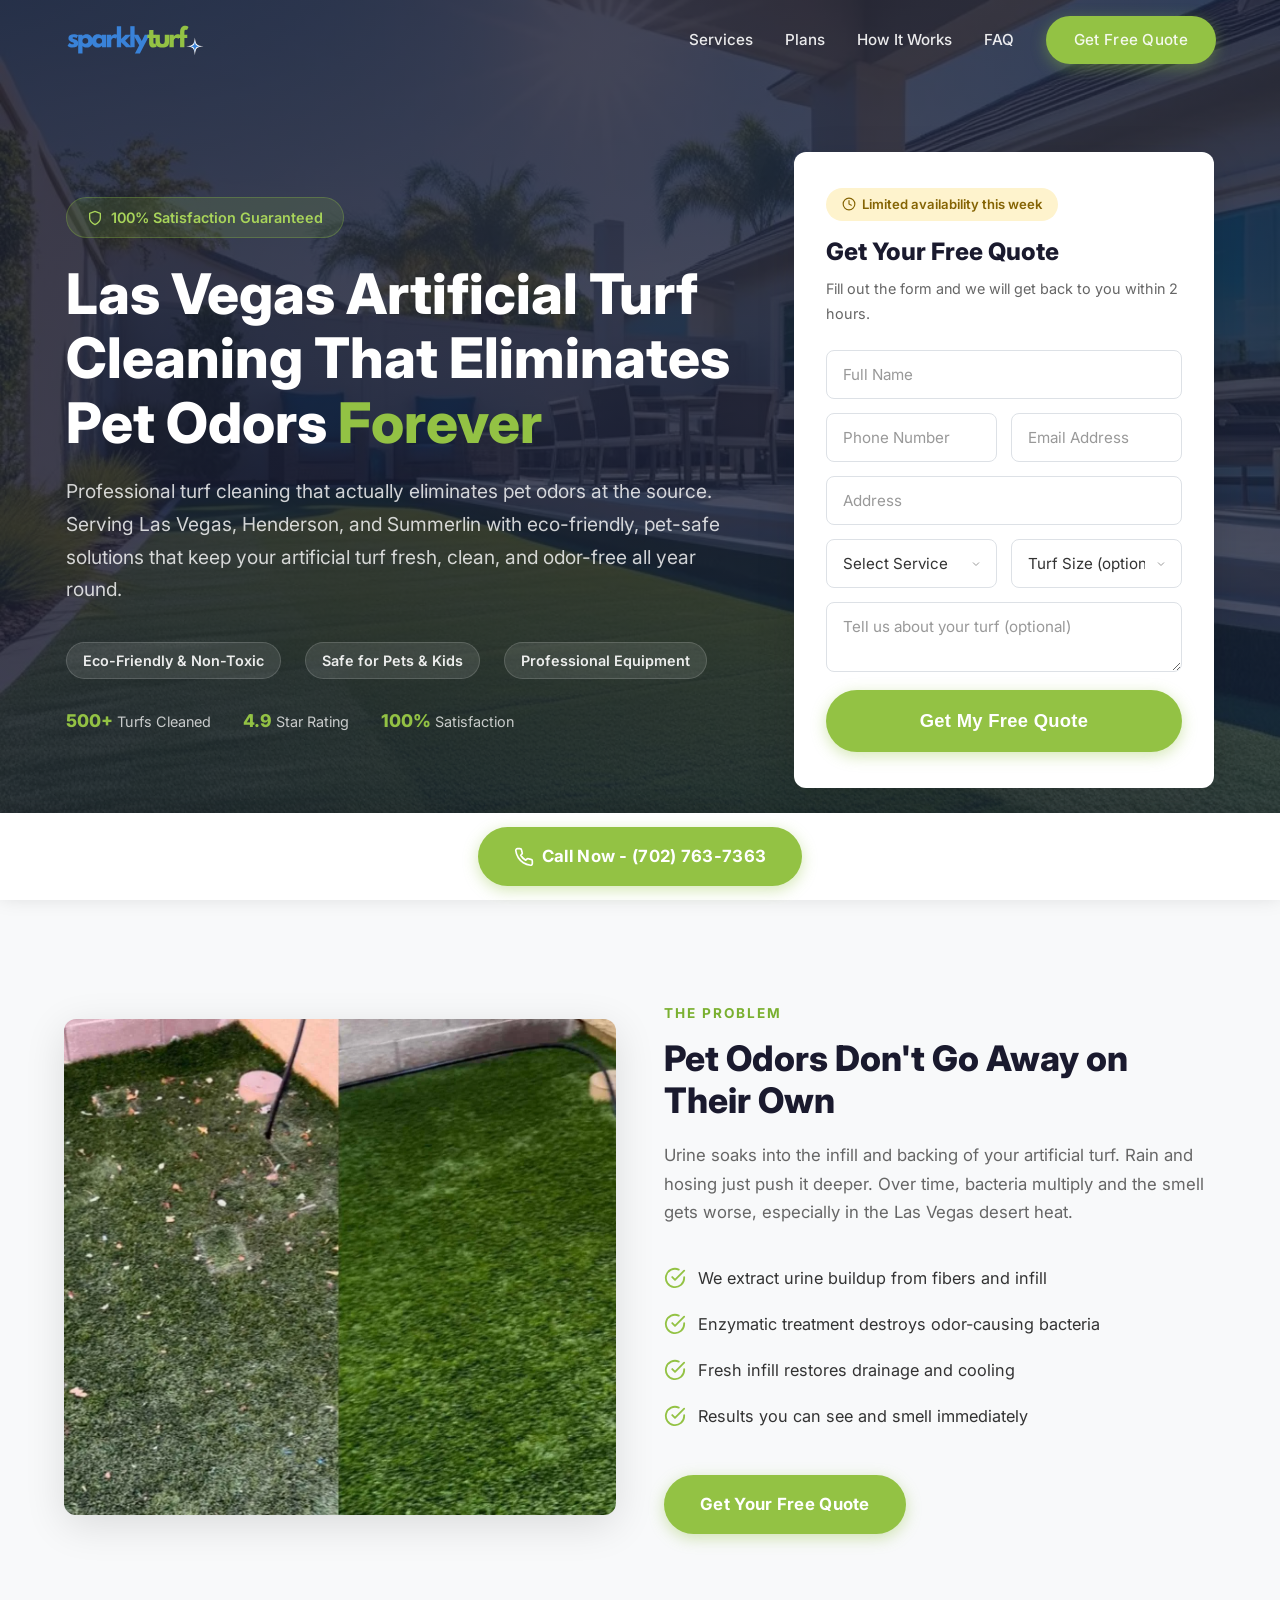
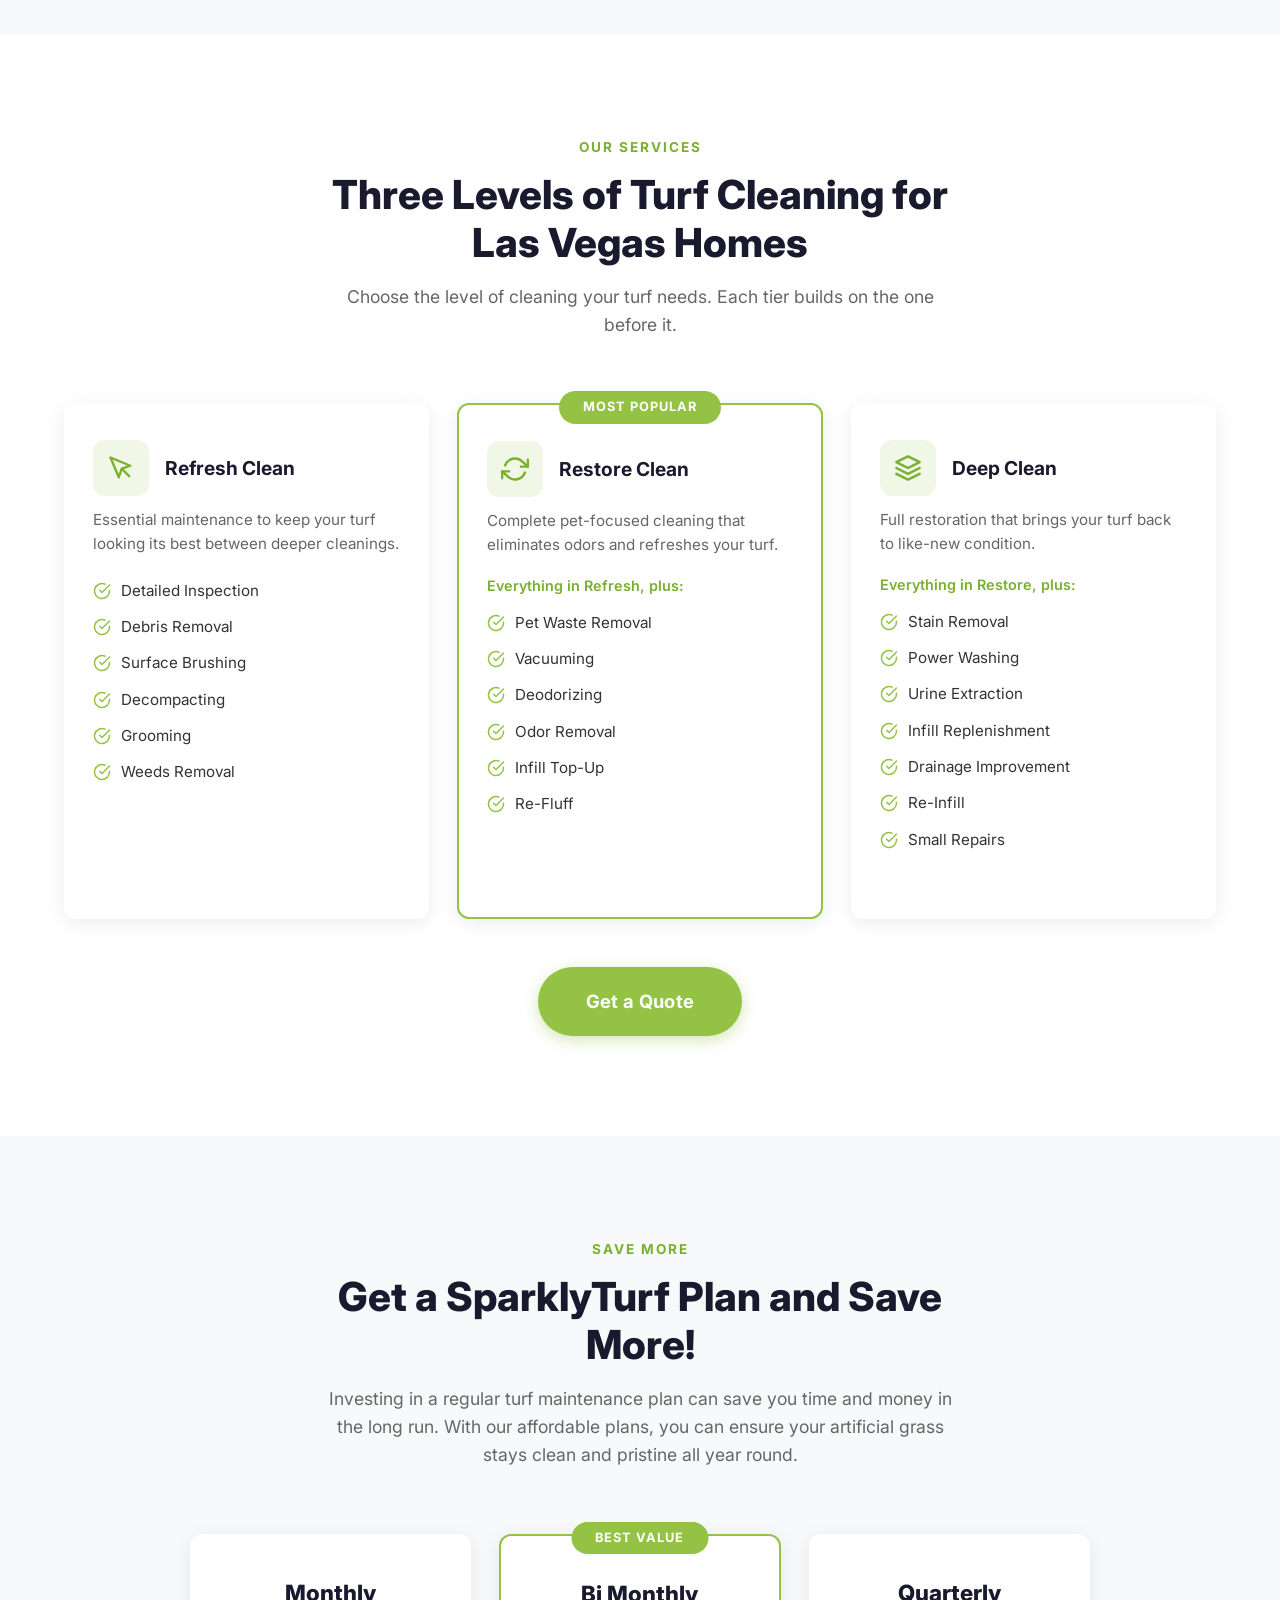
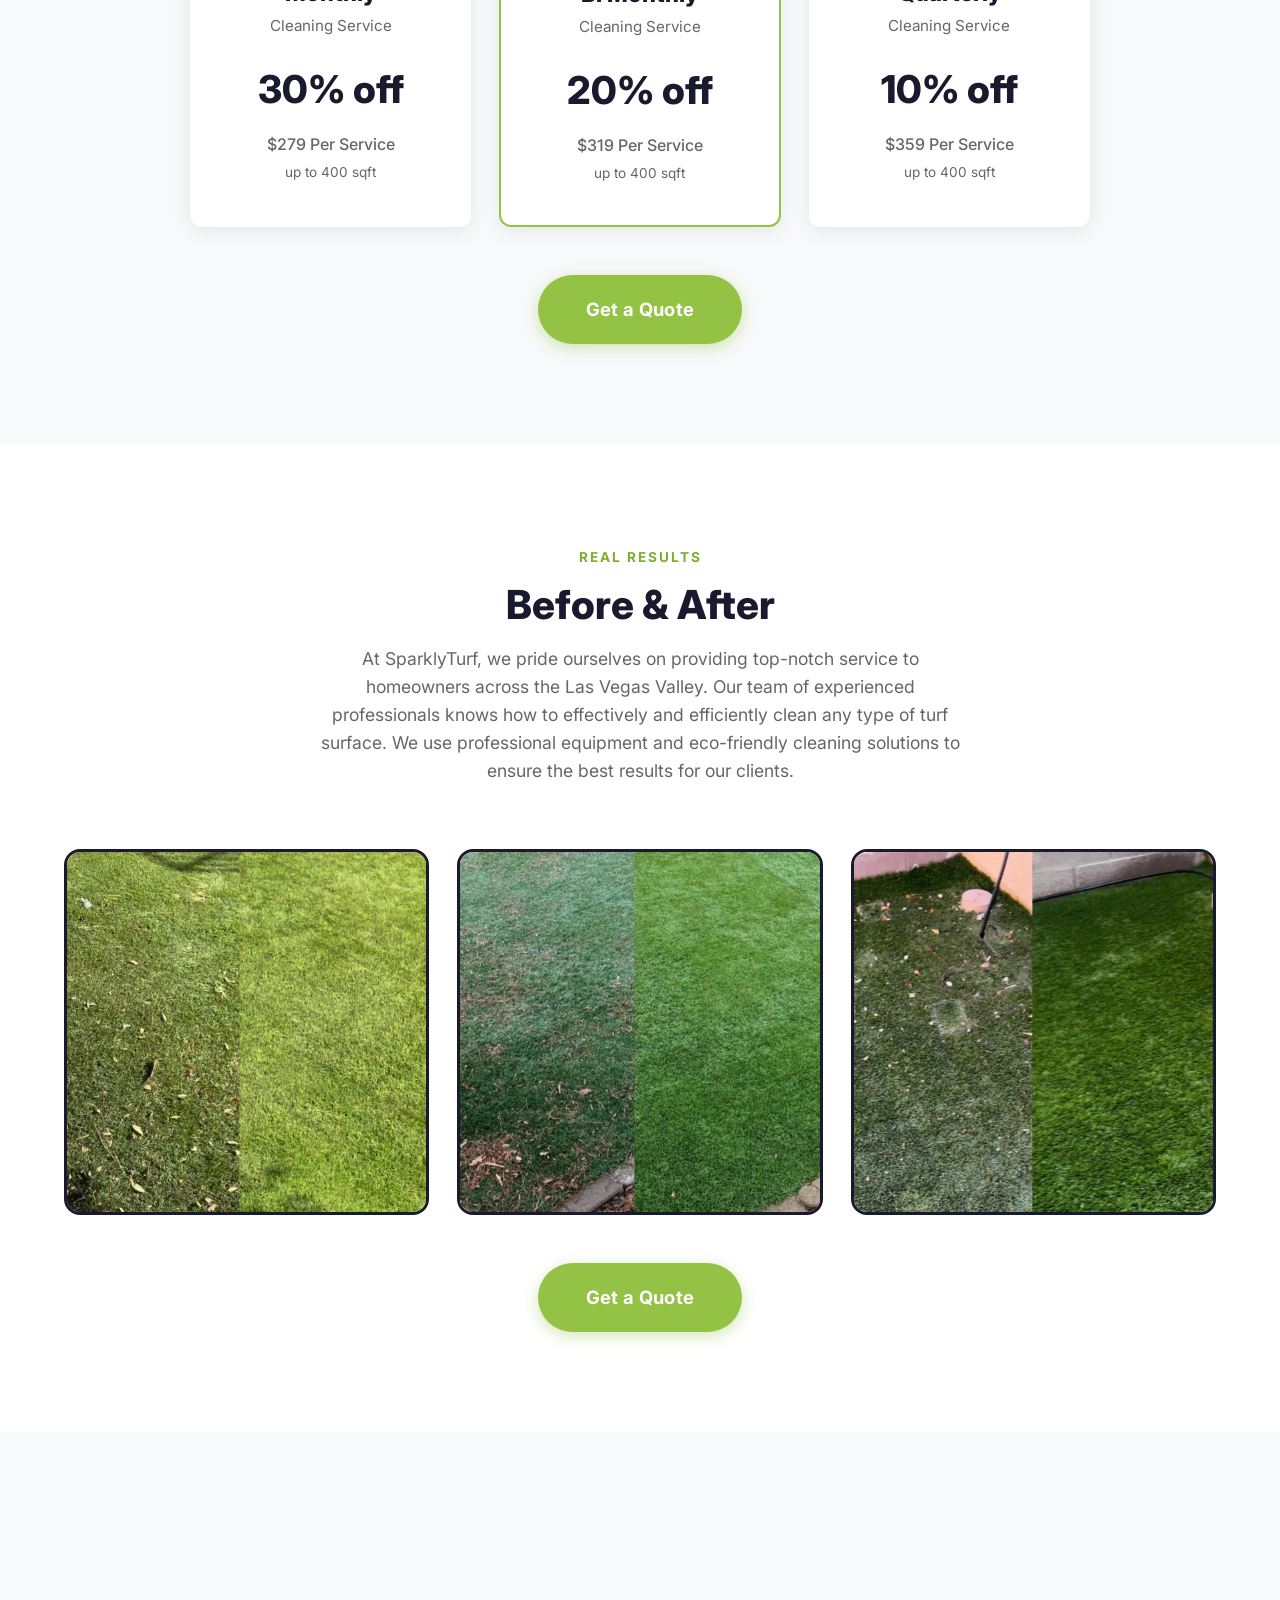
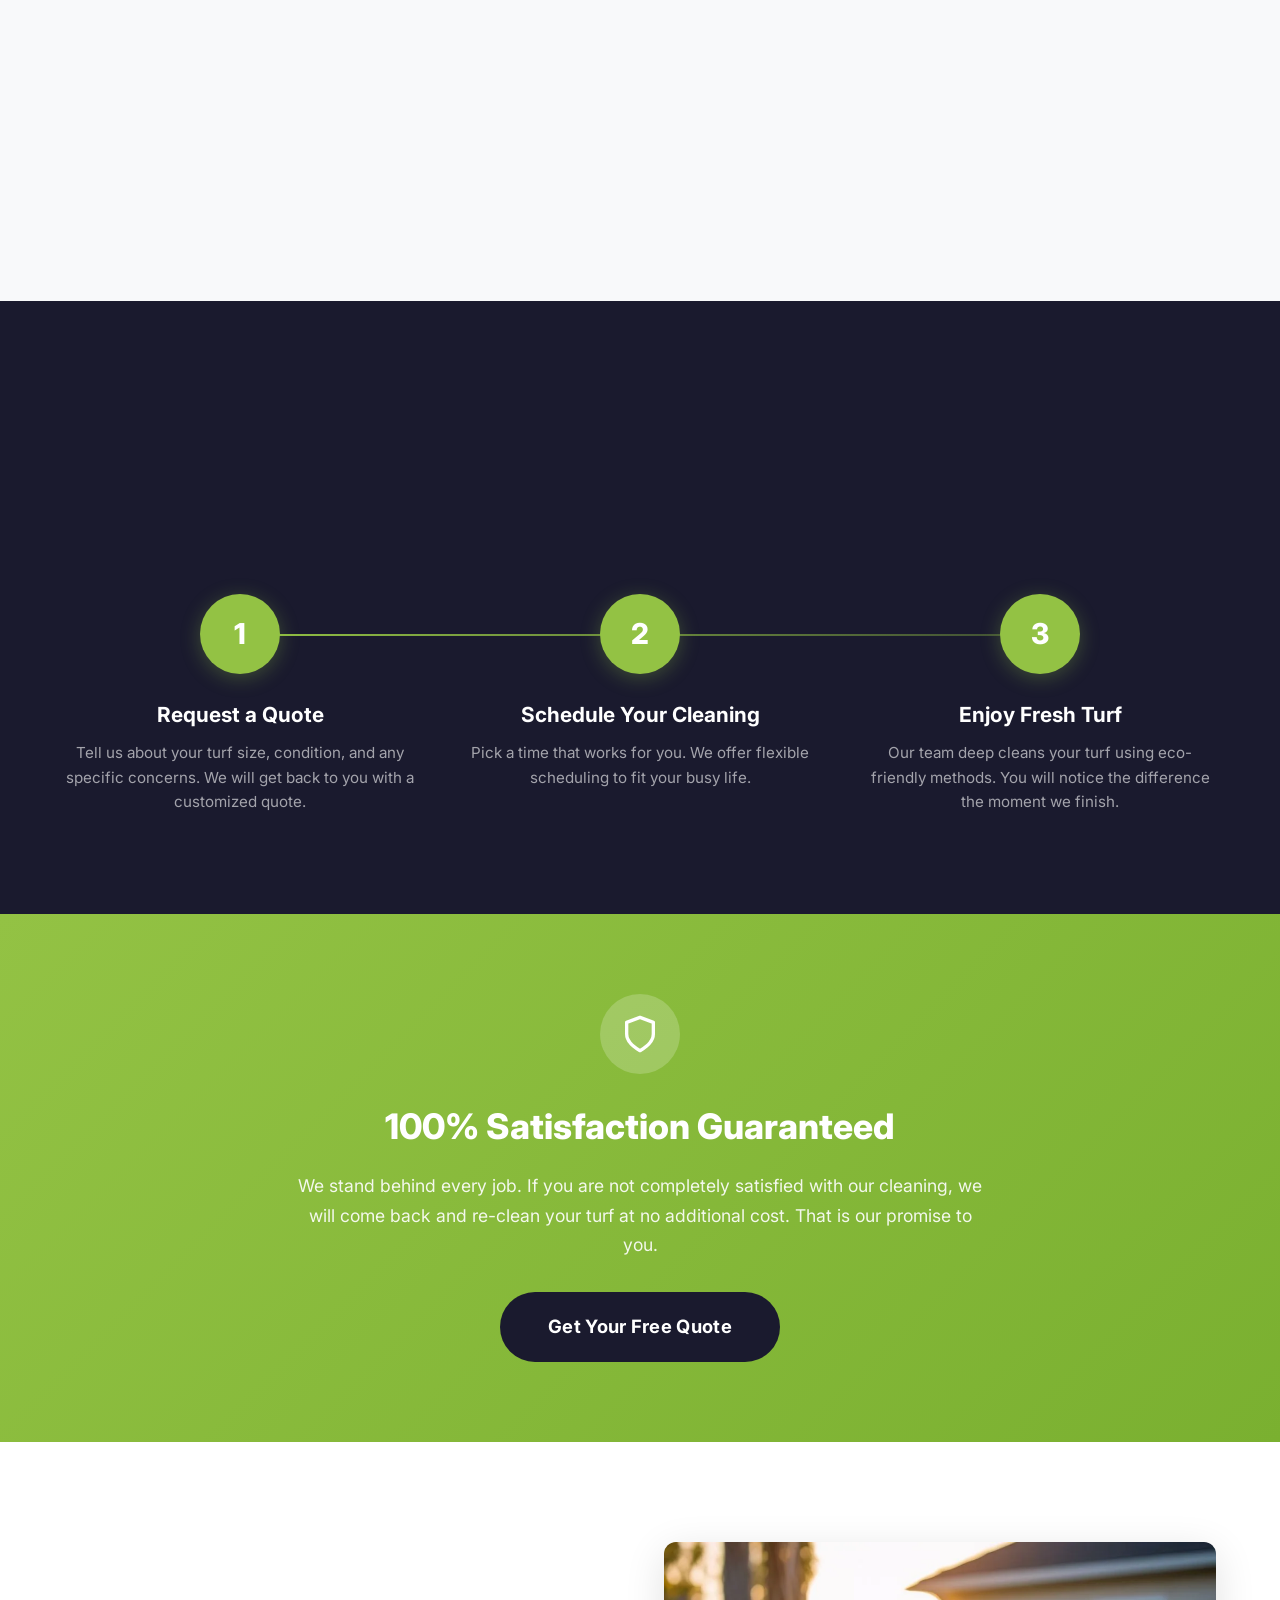
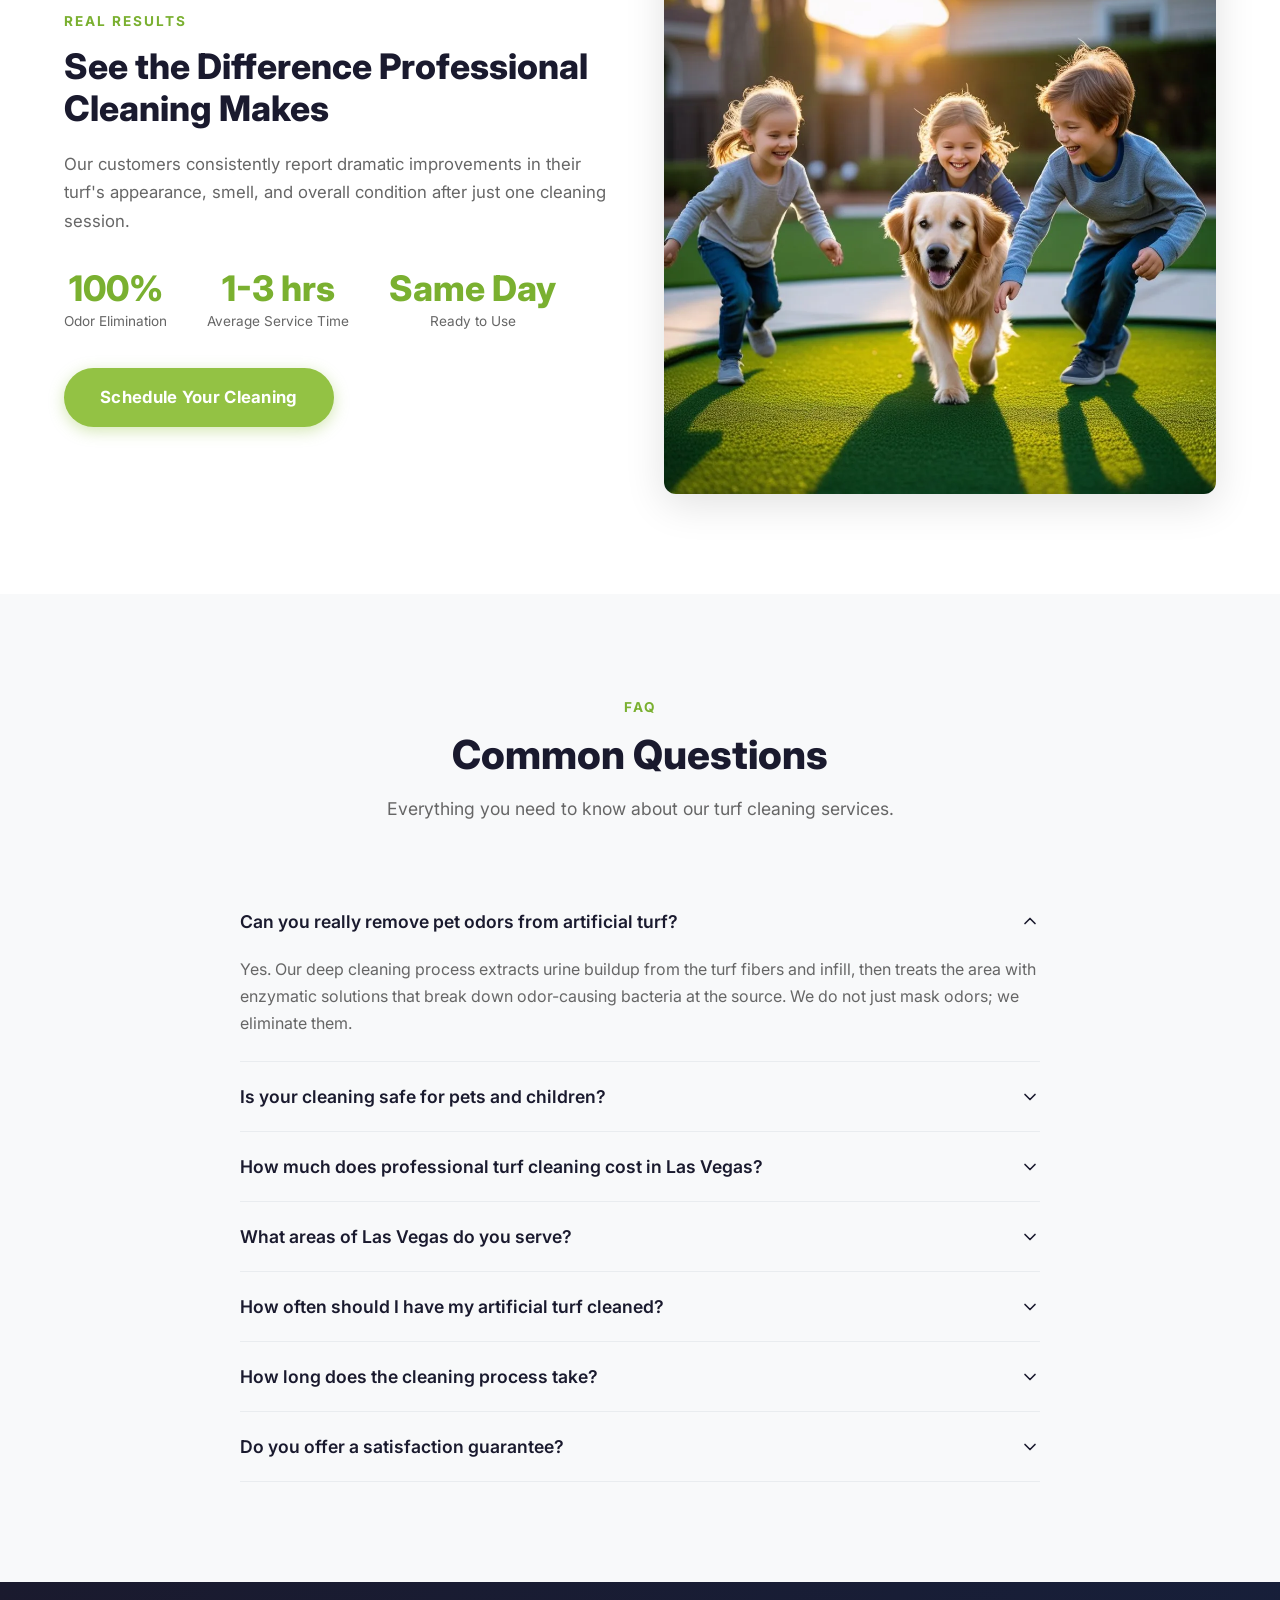
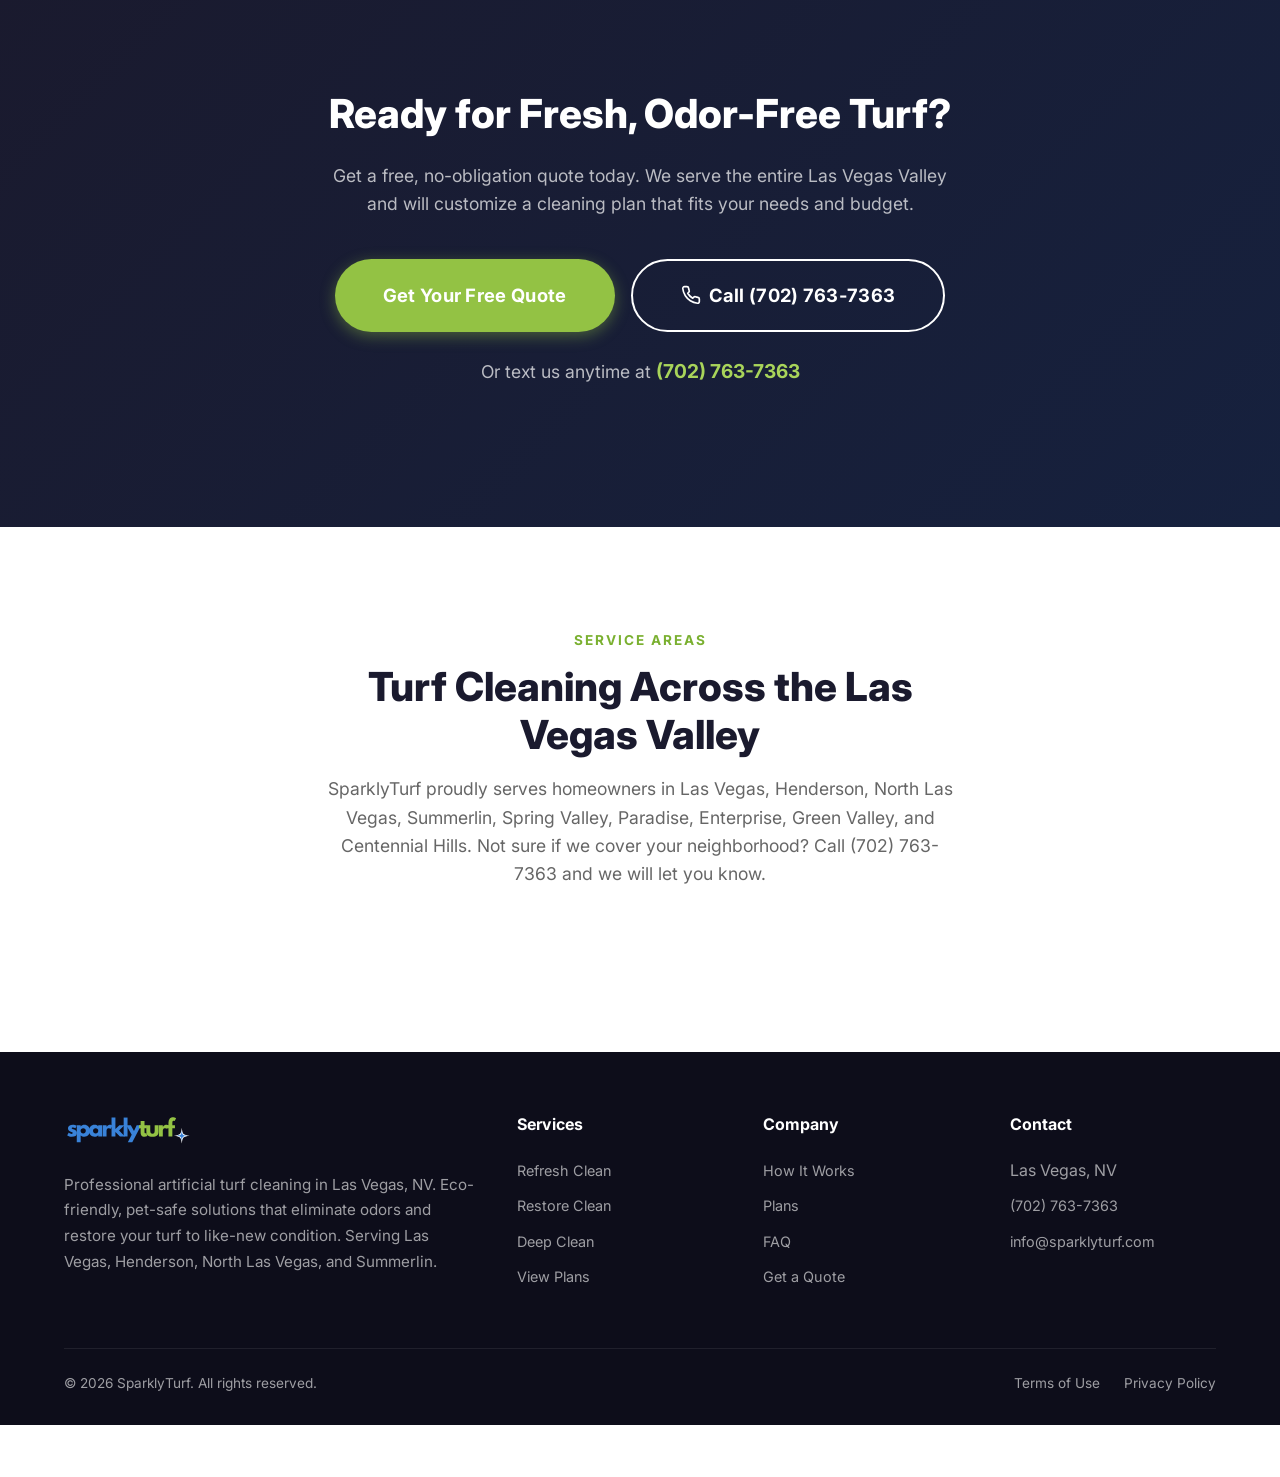
<file: index.html>
<!DOCTYPE html>
<html lang="en">
<head>
  <meta charset="UTF-8">
  <meta name="viewport" content="width=device-width, initial-scale=1.0">
  <title>Artificial Turf Cleaning Las Vegas | Pet Odor Removal | SparklyTurf</title>
  <meta name="description" content="Professional artificial turf cleaning in Las Vegas, Henderson &amp; Summerlin. We eliminate pet odors, stains, and bacteria with eco-friendly, pet-safe solutions. Call (702) 763-7363 today.">
  <meta name="keywords" content="artificial turf cleaning las vegas, turf cleaning las vegas, pet odor removal las vegas, synthetic grass cleaning las vegas, artificial grass cleaning, pet turf cleaning, turf maintenance, turf deodorizer, infill replacement">
  <meta name="robots" content="index, follow">
  <link rel="canonical" href="https://go.sparklyturf.com/">

  <!-- Open Graph -->
  <meta property="og:type" content="website">
  <meta property="og:title" content="Artificial Turf Cleaning Las Vegas | SparklyTurf">
  <meta property="og:description" content="Eliminate stubborn pet odors from your artificial turf. Professional turf cleaning across the Las Vegas Valley with eco-friendly, pet-safe solutions. 100% satisfaction guaranteed.">
  <meta property="og:url" content="https://go.sparklyturf.com/">
  <meta property="og:site_name" content="SparklyTurf">
  <meta property="og:image" content="https://go.sparklyturf.com/images/hero-bg.jpg">
  <meta property="og:locale" content="en_US">

  <!-- Twitter Card -->
  <meta name="twitter:card" content="summary_large_image">
  <meta name="twitter:title" content="Artificial Turf Cleaning Las Vegas | SparklyTurf">
  <meta name="twitter:description" content="Eliminate stubborn pet odors from your artificial turf. Professional turf cleaning across the Las Vegas Valley with eco-friendly, pet-safe solutions.">
  <meta name="twitter:image" content="https://go.sparklyturf.com/images/hero-bg.jpg">

  <!-- Preload hero background -->
  <link rel="preload" as="image" href="images/hero-bg.webp" type="image/webp">

  <!-- Fonts -->
  <link rel="preconnect" href="https://fonts.googleapis.com">
  <link rel="preconnect" href="https://fonts.gstatic.com" crossorigin>
  <link href="https://fonts.googleapis.com/css2?family=Inter:wght@400;500;600;700;800&display=swap" rel="stylesheet">

  <!-- Styles -->
  <link rel="stylesheet" href="css/styles.css">

  <!-- Schema.org JSON-LD -->
  <script type="application/ld+json">
  {
    "@context": "https://schema.org",
    "@type": "LocalBusiness",
    "name": "SparklyTurf",
    "description": "Professional artificial turf cleaning in Las Vegas, NV, specializing in pet odor removal, deep cleaning, and turf maintenance.",
    "url": "https://go.sparklyturf.com",
    "telephone": "+17027637363",
    "address": {
      "@type": "PostalAddress",
      "addressLocality": "Las Vegas",
      "addressRegion": "NV",
      "addressCountry": "US"
    },
    "priceRange": "$279-$359",
    "image": "https://go.sparklyturf.com/images/hero-bg.jpg",
    "aggregateRating": {
      "@type": "AggregateRating",
      "ratingValue": "4.9",
      "reviewCount": "87"
    },
    "areaServed": [
      { "@type": "City", "name": "Las Vegas", "addressRegion": "NV" },
      { "@type": "City", "name": "Henderson", "addressRegion": "NV" },
      { "@type": "City", "name": "North Las Vegas", "addressRegion": "NV" },
      { "@type": "Place", "name": "Summerlin, Las Vegas, NV" },
      { "@type": "Place", "name": "Spring Valley, NV" },
      { "@type": "Place", "name": "Paradise, NV" },
      { "@type": "Place", "name": "Enterprise, NV" },
      { "@type": "Place", "name": "Green Valley, Henderson, NV" },
      { "@type": "Place", "name": "Centennial Hills, Las Vegas, NV" }
    ],
    "sameAs": [],
    "hasOfferCatalog": {
      "@type": "OfferCatalog",
      "name": "Turf Cleaning Services",
      "itemListElement": [
        {
          "@type": "Offer",
          "itemOffered": {
            "@type": "Service",
            "name": "Deep Clean",
            "description": "Monthly full restoration including stain removal, power washing, urine extraction, infill replenishment, drainage improvement, and small repairs"
          },
          "price": "279",
          "priceCurrency": "USD"
        },
        {
          "@type": "Offer",
          "itemOffered": {
            "@type": "Service",
            "name": "Restore Clean",
            "description": "Bi-monthly pet-focused cleaning with odor removal, vacuuming, deodorizing, infill top-up, and re-fluff"
          },
          "price": "319",
          "priceCurrency": "USD"
        },
        {
          "@type": "Offer",
          "itemOffered": {
            "@type": "Service",
            "name": "Refresh Clean",
            "description": "Quarterly essential maintenance with inspection, debris removal, surface brushing, decompacting, grooming, and weeds removal"
          },
          "price": "359",
          "priceCurrency": "USD"
        }
      ]
    }
  }
  </script>

  <script type="application/ld+json">
  {
    "@context": "https://schema.org",
    "@type": "HowTo",
    "name": "How to Get Your Turf Professionally Cleaned",
    "description": "Three simple steps to get your artificial turf professionally cleaned by SparklyTurf.",
    "step": [
      {
        "@type": "HowToStep",
        "position": 1,
        "name": "Request a Quote",
        "text": "Tell us about your turf dimensions, condition, and any specific concerns like pet odors."
      },
      {
        "@type": "HowToStep",
        "position": 2,
        "name": "Schedule Your Cleaning",
        "text": "Book an appointment at a time that works best for you."
      },
      {
        "@type": "HowToStep",
        "position": 3,
        "name": "Enjoy Fresh Turf",
        "text": "Our professional team deep cleans your turf using eco-friendly, pet-safe methods."
      }
    ]
  }
  </script>

  <script type="application/ld+json">
  {
    "@context": "https://schema.org",
    "@type": "FAQPage",
    "mainEntity": [
      {
        "@type": "Question",
        "name": "Can you really remove pet odors from artificial turf?",
        "acceptedAnswer": {
          "@type": "Answer",
          "text": "Yes. Our deep cleaning process extracts urine buildup from the turf fibers and infill, then treats the area with enzymatic solutions that break down odor-causing bacteria at the source, not just mask it."
        }
      },
      {
        "@type": "Question",
        "name": "Is your cleaning safe for pets and children?",
        "acceptedAnswer": {
          "@type": "Answer",
          "text": "Absolutely. We use only eco-friendly, non-toxic, and biodegradable cleaning solutions. Your pets and children can safely use the turf immediately after cleaning."
        }
      },
      {
        "@type": "Question",
        "name": "How much does professional turf cleaning cost in Las Vegas?",
        "acceptedAnswer": {
          "@type": "Answer",
          "text": "Professional turf cleaning in Las Vegas costs $279 to $359 per visit with SparklyTurf, depending on your plan frequency. Monthly plans save up to 30%. We offer free quotes customized to your turf size and condition."
        }
      },
      {
        "@type": "Question",
        "name": "What areas of Las Vegas do you serve?",
        "acceptedAnswer": {
          "@type": "Answer",
          "text": "SparklyTurf serves the entire Las Vegas Valley, including Las Vegas, Henderson, North Las Vegas, Summerlin, Spring Valley, Paradise, Enterprise, Green Valley, and Centennial Hills."
        }
      },
      {
        "@type": "Question",
        "name": "How often should I have my artificial turf cleaned?",
        "acceptedAnswer": {
          "@type": "Answer",
          "text": "We recommend at least twice a year for most homes. If you have pets, monthly or bi-monthly cleaning keeps odors and bacteria from building up."
        }
      },
      {
        "@type": "Question",
        "name": "How long does the cleaning process take?",
        "acceptedAnswer": {
          "@type": "Answer",
          "text": "Most residential jobs take 1 to 3 hours depending on turf size and condition. Your turf is ready to use immediately after we finish."
        }
      },
      {
        "@type": "Question",
        "name": "Do you offer a satisfaction guarantee?",
        "acceptedAnswer": {
          "@type": "Answer",
          "text": "Yes. We offer a 100% satisfaction guarantee on every service. If you are not happy with the results, we will come back and re-clean at no additional cost."
        }
      }
    ]
  }
  </script>
</head>
<body>
  <a href="#quote" class="skip-link">Skip to main content</a>

  <!-- Header -->
  <header class="header" id="header">
    <div class="container header-inner">
      <a href="/" class="logo"><img src="images/sparklyturf-logo.svg" alt="SparklyTurf" class="logo-img"></a>
      <nav class="header-nav" aria-label="Main navigation">
        <a href="#services">Services</a>
        <a href="#plans">Plans</a>
        <a href="#how-it-works">How It Works</a>
        <a href="#faq">FAQ</a>
        <div class="header-cta">
          <a href="#quote" class="btn btn-primary">Get Free Quote</a>
        </div>
      </nav>
      <button class="mobile-toggle" id="mobileToggle" aria-label="Open menu">
        <span></span><span></span><span></span>
      </button>
    </div>
  </header>

  <!-- Mobile Nav -->
  <div class="mobile-nav" id="mobileNav" aria-label="Mobile navigation">
    <button class="mobile-nav-close" id="mobileClose" aria-label="Close menu">&times;</button>
    <a href="#services" onclick="closeMobileNav()">Services</a>
    <a href="#plans" onclick="closeMobileNav()">Plans</a>
    <a href="#how-it-works" onclick="closeMobileNav()">How It Works</a>
    <a href="#faq" onclick="closeMobileNav()">FAQ</a>
    <a href="tel:7027637363">(702) 763-7363</a>
    <a href="#quote" class="btn btn-primary" onclick="closeMobileNav()">Get Free Quote</a>
  </div>

  <main>
  <!-- Hero -->
  <section class="hero" id="quote">
    <div class="container">
      <div class="hero-split">
        <div class="hero-content">
          <div class="hero-badge">
            <svg xmlns="http://www.w3.org/2000/svg" width="16" height="16" viewBox="0 0 24 24" fill="none" stroke="currentColor" stroke-width="2" stroke-linecap="round" stroke-linejoin="round" aria-hidden="true" focusable="false"><path d="M12 22s8-4 8-10V5l-8-3-8 3v7c0 6 8 10 8 10z"/></svg>
            100% Satisfaction Guaranteed
          </div>
          <h1>Las Vegas Artificial Turf Cleaning That Eliminates Pet Odors <span class="highlight">Forever</span></h1>
          <p>Professional turf cleaning that actually eliminates pet odors at the source. Serving Las Vegas, Henderson, and Summerlin with eco-friendly, pet-safe solutions that keep your artificial turf fresh, clean, and odor-free all year round.</p>
          <div class="hero-highlights">
            <span>Eco-Friendly &amp; Non-Toxic</span>
            <span>Safe for Pets &amp; Kids</span>
            <span>Professional Equipment</span>
          </div>
          <div class="hero-stats">
            <div class="hero-stat"><strong>500+</strong> Turfs Cleaned</div>
            <div class="hero-stat"><strong>4.9</strong> Star Rating</div>
            <div class="hero-stat"><strong>100%</strong> Satisfaction</div>
          </div>
        </div>
        <div class="hero-form-wrapper">
          <div class="quote-form-card" id="quoteFormCard">
            <div class="urgency-badge">
              <svg xmlns="http://www.w3.org/2000/svg" width="14" height="14" viewBox="0 0 24 24" fill="none" stroke="currentColor" stroke-width="2" stroke-linecap="round" stroke-linejoin="round" aria-hidden="true" focusable="false"><circle cx="12" cy="12" r="10"/><polyline points="12 6 12 12 16 14"/></svg>
              Limited availability this week
            </div>
            <h3>Get Your Free Quote</h3>
            <p>Fill out the form and we will get back to you within 2 hours.</p>
            <form id="quoteForm" class="quote-form" action="https://formsubmit.co/info@sparklyturf.com" method="POST">
              <input type="hidden" name="_subject" value="New Quote Request from SparklyTurf">
              <input type="hidden" name="_next" value="https://go.sparklyturf.com/?submitted=true">
              <input type="hidden" name="_captcha" value="true">
              <div class="form-group">
                <label for="form-name" class="sr-only">Full Name</label>
                <input type="text" id="form-name" name="name" class="form-input" placeholder="Full Name" required autocomplete="name">
              </div>
              <div class="form-row">
                <div class="form-group">
                  <label for="form-phone" class="sr-only">Phone Number</label>
                  <input type="tel" id="form-phone" name="phone" class="form-input" placeholder="Phone Number" required autocomplete="tel">
                </div>
                <div class="form-group">
                  <label for="form-email" class="sr-only">Email Address</label>
                  <input type="email" id="form-email" name="email" class="form-input" placeholder="Email Address" required autocomplete="email">
                </div>
              </div>
              <div class="form-group address-autocomplete">
                <label for="form-address" class="sr-only">Address</label>
                <input type="text" id="form-address" name="address" class="form-input" placeholder="Address" autocomplete="off">
                <ul class="address-suggestions" id="addressSuggestions"></ul>
              </div>
              <div class="form-row">
                <div class="form-group">
                  <label for="form-service" class="sr-only">Select Service</label>
                  <select id="form-service" name="service" class="form-select">
                    <option value="" disabled selected>Select Service</option>
                    <option value="Refresh Clean">Refresh Clean</option>
                    <option value="Restore Clean">Restore Clean</option>
                    <option value="Deep Clean">Deep Clean</option>
                    <option value="Not sure">Not sure</option>
                  </select>
                </div>
                <div class="form-group">
                  <label for="form-turf-size" class="sr-only">Turf Size</label>
                  <select id="form-turf-size" name="turf_size" class="form-select">
                    <option value="" disabled selected>Turf Size (optional)</option>
                    <option value="400 sq ft and under">400 sq ft and under</option>
                    <option value="400-800 sq ft">400 - 800 sq ft</option>
                    <option value="800-1200 sq ft">800 - 1,200 sq ft</option>
                    <option value="Over 1200 sq ft">Over 1,200 sq ft</option>
                    <option value="Not sure">Not sure</option>
                  </select>
                </div>
              </div>
              <div class="form-group">
                <label for="form-message" class="sr-only">Additional details</label>
                <textarea id="form-message" name="message" class="form-textarea" placeholder="Tell us about your turf (optional)" rows="2"></textarea>
              </div>
              <button type="submit" class="btn btn-primary btn-lg form-submit">Get My Free Quote</button>
            </form>
          </div>
        </div>
      </div>
    </div>
  </section>

  <!-- Problem/Solution -->
  <section class="section problem-solution">
    <div class="container">
      <div class="ps-grid">
        <div class="ps-image animate-in">
          <picture>
            <source srcset="images/before-after.webp" type="image/webp">
            <img src="images/before-after.jpg" alt="Before and after artificial turf cleaning by SparklyTurf" width="580" height="400" loading="lazy">
          </picture>
        </div>
        <div class="ps-content animate-in">
          <span class="section-label">The Problem</span>
          <h2>Pet Odors Don't Go Away on Their Own</h2>
          <p>Urine soaks into the infill and backing of your artificial turf. Rain and hosing just push it deeper. Over time, bacteria multiply and the smell gets worse, especially in the Las Vegas desert heat.</p>
          <ul class="ps-list">
            <li>
              <svg xmlns="http://www.w3.org/2000/svg" width="22" height="22" viewBox="0 0 24 24" fill="none" stroke="currentColor" stroke-width="2" stroke-linecap="round" stroke-linejoin="round" aria-hidden="true" focusable="false"><path d="M22 11.08V12a10 10 0 1 1-5.93-9.14"/><polyline points="22 4 12 14.01 9 11.01"/></svg>
              We extract urine buildup from fibers and infill
            </li>
            <li>
              <svg xmlns="http://www.w3.org/2000/svg" width="22" height="22" viewBox="0 0 24 24" fill="none" stroke="currentColor" stroke-width="2" stroke-linecap="round" stroke-linejoin="round" aria-hidden="true" focusable="false"><path d="M22 11.08V12a10 10 0 1 1-5.93-9.14"/><polyline points="22 4 12 14.01 9 11.01"/></svg>
              Enzymatic treatment destroys odor-causing bacteria
            </li>
            <li>
              <svg xmlns="http://www.w3.org/2000/svg" width="22" height="22" viewBox="0 0 24 24" fill="none" stroke="currentColor" stroke-width="2" stroke-linecap="round" stroke-linejoin="round" aria-hidden="true" focusable="false"><path d="M22 11.08V12a10 10 0 1 1-5.93-9.14"/><polyline points="22 4 12 14.01 9 11.01"/></svg>
              Fresh infill restores drainage and cooling
            </li>
            <li>
              <svg xmlns="http://www.w3.org/2000/svg" width="22" height="22" viewBox="0 0 24 24" fill="none" stroke="currentColor" stroke-width="2" stroke-linecap="round" stroke-linejoin="round" aria-hidden="true" focusable="false"><path d="M22 11.08V12a10 10 0 1 1-5.93-9.14"/><polyline points="22 4 12 14.01 9 11.01"/></svg>
              Results you can see and smell immediately
            </li>
          </ul>
          <a href="#quote" class="btn btn-primary">Get Your Free Quote</a>
        </div>
      </div>
    </div>
  </section>

  <!-- Services -->
  <section class="section" id="services">
    <div class="container">
      <div class="section-header animate-in">
        <span class="section-label">Our Services</span>
        <h2>Three Levels of Turf Cleaning for Las Vegas Homes</h2>
        <p>Choose the level of cleaning your turf needs. Each tier builds on the one before it.</p>
      </div>
      <div class="services-grid services-tiers">
        <div class="service-card service-tier animate-in">
          <div class="service-tier-header">
            <div class="service-icon">
              <svg xmlns="http://www.w3.org/2000/svg" width="28" height="28" viewBox="0 0 24 24" fill="none" stroke="currentColor" stroke-width="2" stroke-linecap="round" stroke-linejoin="round" aria-hidden="true" focusable="false"><path d="M3 3l7.07 16.97 2.51-7.39 7.39-2.51L3 3z"/><path d="M13 13l6 6"/></svg>
            </div>
            <h3>Refresh Clean</h3>
          </div>
          <p>Essential maintenance to keep your turf looking its best between deeper cleanings.</p>
          <ul class="tier-features">
            <li><svg xmlns="http://www.w3.org/2000/svg" width="18" height="18" viewBox="0 0 24 24" fill="none" stroke="currentColor" stroke-width="2" stroke-linecap="round" stroke-linejoin="round" aria-hidden="true" focusable="false"><path d="M22 11.08V12a10 10 0 1 1-5.93-9.14"/><polyline points="22 4 12 14.01 9 11.01"/></svg> Detailed Inspection</li>
            <li><svg xmlns="http://www.w3.org/2000/svg" width="18" height="18" viewBox="0 0 24 24" fill="none" stroke="currentColor" stroke-width="2" stroke-linecap="round" stroke-linejoin="round" aria-hidden="true" focusable="false"><path d="M22 11.08V12a10 10 0 1 1-5.93-9.14"/><polyline points="22 4 12 14.01 9 11.01"/></svg> Debris Removal</li>
            <li><svg xmlns="http://www.w3.org/2000/svg" width="18" height="18" viewBox="0 0 24 24" fill="none" stroke="currentColor" stroke-width="2" stroke-linecap="round" stroke-linejoin="round" aria-hidden="true" focusable="false"><path d="M22 11.08V12a10 10 0 1 1-5.93-9.14"/><polyline points="22 4 12 14.01 9 11.01"/></svg> Surface Brushing</li>
            <li><svg xmlns="http://www.w3.org/2000/svg" width="18" height="18" viewBox="0 0 24 24" fill="none" stroke="currentColor" stroke-width="2" stroke-linecap="round" stroke-linejoin="round" aria-hidden="true" focusable="false"><path d="M22 11.08V12a10 10 0 1 1-5.93-9.14"/><polyline points="22 4 12 14.01 9 11.01"/></svg> Decompacting</li>
            <li><svg xmlns="http://www.w3.org/2000/svg" width="18" height="18" viewBox="0 0 24 24" fill="none" stroke="currentColor" stroke-width="2" stroke-linecap="round" stroke-linejoin="round" aria-hidden="true" focusable="false"><path d="M22 11.08V12a10 10 0 1 1-5.93-9.14"/><polyline points="22 4 12 14.01 9 11.01"/></svg> Grooming</li>
            <li><svg xmlns="http://www.w3.org/2000/svg" width="18" height="18" viewBox="0 0 24 24" fill="none" stroke="currentColor" stroke-width="2" stroke-linecap="round" stroke-linejoin="round" aria-hidden="true" focusable="false"><path d="M22 11.08V12a10 10 0 1 1-5.93-9.14"/><polyline points="22 4 12 14.01 9 11.01"/></svg> Weeds Removal</li>
          </ul>
        </div>
        <div class="service-card service-tier featured animate-in">
          <span class="tier-badge">Most Popular</span>
          <div class="service-tier-header">
            <div class="service-icon">
              <svg xmlns="http://www.w3.org/2000/svg" width="28" height="28" viewBox="0 0 24 24" fill="none" stroke="currentColor" stroke-width="2" stroke-linecap="round" stroke-linejoin="round" aria-hidden="true" focusable="false"><polyline points="23 4 23 10 17 10"/><polyline points="1 20 1 14 7 14"/><path d="M3.51 9a9 9 0 0 1 14.85-3.36L23 10M1 14l4.64 4.36A9 9 0 0 0 20.49 15"/></svg>
            </div>
            <h3>Restore Clean</h3>
          </div>
          <p>Complete pet-focused cleaning that eliminates odors and refreshes your turf.</p>
          <p class="tier-includes">Everything in Refresh, plus:</p>
          <ul class="tier-features">
            <li><svg xmlns="http://www.w3.org/2000/svg" width="18" height="18" viewBox="0 0 24 24" fill="none" stroke="currentColor" stroke-width="2" stroke-linecap="round" stroke-linejoin="round" aria-hidden="true" focusable="false"><path d="M22 11.08V12a10 10 0 1 1-5.93-9.14"/><polyline points="22 4 12 14.01 9 11.01"/></svg> Pet Waste Removal</li>
            <li><svg xmlns="http://www.w3.org/2000/svg" width="18" height="18" viewBox="0 0 24 24" fill="none" stroke="currentColor" stroke-width="2" stroke-linecap="round" stroke-linejoin="round" aria-hidden="true" focusable="false"><path d="M22 11.08V12a10 10 0 1 1-5.93-9.14"/><polyline points="22 4 12 14.01 9 11.01"/></svg> Vacuuming</li>
            <li><svg xmlns="http://www.w3.org/2000/svg" width="18" height="18" viewBox="0 0 24 24" fill="none" stroke="currentColor" stroke-width="2" stroke-linecap="round" stroke-linejoin="round" aria-hidden="true" focusable="false"><path d="M22 11.08V12a10 10 0 1 1-5.93-9.14"/><polyline points="22 4 12 14.01 9 11.01"/></svg> Deodorizing</li>
            <li><svg xmlns="http://www.w3.org/2000/svg" width="18" height="18" viewBox="0 0 24 24" fill="none" stroke="currentColor" stroke-width="2" stroke-linecap="round" stroke-linejoin="round" aria-hidden="true" focusable="false"><path d="M22 11.08V12a10 10 0 1 1-5.93-9.14"/><polyline points="22 4 12 14.01 9 11.01"/></svg> Odor Removal</li>
            <li><svg xmlns="http://www.w3.org/2000/svg" width="18" height="18" viewBox="0 0 24 24" fill="none" stroke="currentColor" stroke-width="2" stroke-linecap="round" stroke-linejoin="round" aria-hidden="true" focusable="false"><path d="M22 11.08V12a10 10 0 1 1-5.93-9.14"/><polyline points="22 4 12 14.01 9 11.01"/></svg> Infill Top-Up</li>
            <li><svg xmlns="http://www.w3.org/2000/svg" width="18" height="18" viewBox="0 0 24 24" fill="none" stroke="currentColor" stroke-width="2" stroke-linecap="round" stroke-linejoin="round" aria-hidden="true" focusable="false"><path d="M22 11.08V12a10 10 0 1 1-5.93-9.14"/><polyline points="22 4 12 14.01 9 11.01"/></svg> Re-Fluff</li>
          </ul>
        </div>
        <div class="service-card service-tier animate-in">
          <div class="service-tier-header">
            <div class="service-icon">
              <svg xmlns="http://www.w3.org/2000/svg" width="28" height="28" viewBox="0 0 24 24" fill="none" stroke="currentColor" stroke-width="2" stroke-linecap="round" stroke-linejoin="round" aria-hidden="true" focusable="false"><path d="M12 2L2 7l10 5 10-5-10-5z"/><path d="M2 17l10 5 10-5"/><path d="M2 12l10 5 10-5"/></svg>
            </div>
            <h3>Deep Clean</h3>
          </div>
          <p>Full restoration that brings your turf back to like-new condition.</p>
          <p class="tier-includes">Everything in Restore, plus:</p>
          <ul class="tier-features">
            <li><svg xmlns="http://www.w3.org/2000/svg" width="18" height="18" viewBox="0 0 24 24" fill="none" stroke="currentColor" stroke-width="2" stroke-linecap="round" stroke-linejoin="round" aria-hidden="true" focusable="false"><path d="M22 11.08V12a10 10 0 1 1-5.93-9.14"/><polyline points="22 4 12 14.01 9 11.01"/></svg> Stain Removal</li>
            <li><svg xmlns="http://www.w3.org/2000/svg" width="18" height="18" viewBox="0 0 24 24" fill="none" stroke="currentColor" stroke-width="2" stroke-linecap="round" stroke-linejoin="round" aria-hidden="true" focusable="false"><path d="M22 11.08V12a10 10 0 1 1-5.93-9.14"/><polyline points="22 4 12 14.01 9 11.01"/></svg> Power Washing</li>
            <li><svg xmlns="http://www.w3.org/2000/svg" width="18" height="18" viewBox="0 0 24 24" fill="none" stroke="currentColor" stroke-width="2" stroke-linecap="round" stroke-linejoin="round" aria-hidden="true" focusable="false"><path d="M22 11.08V12a10 10 0 1 1-5.93-9.14"/><polyline points="22 4 12 14.01 9 11.01"/></svg> Urine Extraction</li>
            <li><svg xmlns="http://www.w3.org/2000/svg" width="18" height="18" viewBox="0 0 24 24" fill="none" stroke="currentColor" stroke-width="2" stroke-linecap="round" stroke-linejoin="round" aria-hidden="true" focusable="false"><path d="M22 11.08V12a10 10 0 1 1-5.93-9.14"/><polyline points="22 4 12 14.01 9 11.01"/></svg> Infill Replenishment</li>
            <li><svg xmlns="http://www.w3.org/2000/svg" width="18" height="18" viewBox="0 0 24 24" fill="none" stroke="currentColor" stroke-width="2" stroke-linecap="round" stroke-linejoin="round" aria-hidden="true" focusable="false"><path d="M22 11.08V12a10 10 0 1 1-5.93-9.14"/><polyline points="22 4 12 14.01 9 11.01"/></svg> Drainage Improvement</li>
            <li><svg xmlns="http://www.w3.org/2000/svg" width="18" height="18" viewBox="0 0 24 24" fill="none" stroke="currentColor" stroke-width="2" stroke-linecap="round" stroke-linejoin="round" aria-hidden="true" focusable="false"><path d="M22 11.08V12a10 10 0 1 1-5.93-9.14"/><polyline points="22 4 12 14.01 9 11.01"/></svg> Re-Infill</li>
            <li><svg xmlns="http://www.w3.org/2000/svg" width="18" height="18" viewBox="0 0 24 24" fill="none" stroke="currentColor" stroke-width="2" stroke-linecap="round" stroke-linejoin="round" aria-hidden="true" focusable="false"><path d="M22 11.08V12a10 10 0 1 1-5.93-9.14"/><polyline points="22 4 12 14.01 9 11.01"/></svg> Small Repairs</li>
          </ul>
        </div>
      </div>
      <div class="services-cta animate-in">
        <a href="#quote" class="btn btn-primary btn-lg">Get a Quote</a>
      </div>
    </div>
  </section>

  <!-- Plans -->
  <section class="section plans-section" id="plans" style="background: var(--light-bg);">
    <div class="container">
      <div class="section-header animate-in">
        <span class="section-label">Save More</span>
        <h2>Get a SparklyTurf Plan and Save More!</h2>
        <p>Investing in a regular turf maintenance plan can save you time and money in the long run. With our affordable plans, you can ensure your artificial grass stays clean and pristine all year round.</p>
      </div>
      <div class="plans-grid">
        <div class="plan-card animate-in">
          <h3>Monthly</h3>
          <p class="plan-type">Cleaning Service</p>
          <div class="plan-discount">30% off</div>
          <p class="plan-price">$279 Per Service</p>
          <p class="plan-sqft">up to 400 sqft</p>
        </div>
        <div class="plan-card featured animate-in">
          <span class="plan-badge">Best Value</span>
          <h3>Bi Monthly</h3>
          <p class="plan-type">Cleaning Service</p>
          <div class="plan-discount">20% off</div>
          <p class="plan-price">$319 Per Service</p>
          <p class="plan-sqft">up to 400 sqft</p>
        </div>
        <div class="plan-card animate-in">
          <h3>Quarterly</h3>
          <p class="plan-type">Cleaning Service</p>
          <div class="plan-discount">10% off</div>
          <p class="plan-price">$359 Per Service</p>
          <p class="plan-sqft">up to 400 sqft</p>
        </div>
      </div>
      <div class="services-cta animate-in">
        <a href="#quote" class="btn btn-primary btn-lg">Get a Quote</a>
      </div>
    </div>
  </section>

  <!-- Before & After -->
  <section class="section" id="before-after">
    <div class="container">
      <div class="section-header animate-in">
        <span class="section-label">Real Results</span>
        <h2>Before &amp; After</h2>
        <p>At SparklyTurf, we pride ourselves on providing top-notch service to homeowners across the Las Vegas Valley. Our team of experienced professionals knows how to effectively and efficiently clean any type of turf surface. We use professional equipment and eco-friendly cleaning solutions to ensure the best results for our clients.</p>
      </div>
      <div class="ba-gallery">
        <div class="ba-gallery-item animate-in">
          <picture>
            <source srcset="images/ba-1.webp" type="image/webp">
            <img src="images/ba-1.jpg" alt="Before and after turf cleaning result 1" width="400" height="400" loading="lazy">
          </picture>
        </div>
        <div class="ba-gallery-item animate-in">
          <picture>
            <source srcset="images/ba-2.webp" type="image/webp">
            <img src="images/ba-2.jpg" alt="Before and after turf cleaning result 2" width="400" height="400" loading="lazy">
          </picture>
        </div>
        <div class="ba-gallery-item animate-in">
          <picture>
            <source srcset="images/ba-3.webp" type="image/webp">
            <img src="images/ba-3.jpg" alt="Before and after turf cleaning result 3" width="400" height="400" loading="lazy">
          </picture>
        </div>
      </div>
      <div class="services-cta animate-in">
        <a href="#quote" class="btn btn-primary btn-lg">Get a Quote</a>
      </div>
    </div>
  </section>

  <!-- Reviews -->
  <section class="section testimonials" id="testimonials">
    <div class="container">
      <div class="section-header animate-in">
        <span class="section-label">What Our Customers Say</span>
        <h2>Real Results From Las Vegas Homeowners</h2>
        <p>See why Las Vegas pet owners trust SparklyTurf to keep their artificial turf fresh and odor-free.</p>
      </div>
      <script defer src='https://cdn.trustindex.io/loader.js?b918d9c65ba35848543670395d4'></script>
    </div>
  </section>

  <!-- How It Works -->
  <section class="section how-it-works" id="how-it-works">
    <div class="container">
      <div class="section-header animate-in">
        <span class="section-label">How It Works</span>
        <h2>Fresh Turf in 3 Simple Steps</h2>
        <p>Getting your turf professionally cleaned has never been easier.</p>
      </div>
      <div class="steps-grid">
        <div class="step-card animate-in">
          <div class="step-number">1</div>
          <h3>Request a Quote</h3>
          <p>Tell us about your turf size, condition, and any specific concerns. We will get back to you with a customized quote.</p>
        </div>
        <div class="step-card animate-in">
          <div class="step-number">2</div>
          <h3>Schedule Your Cleaning</h3>
          <p>Pick a time that works for you. We offer flexible scheduling to fit your busy life.</p>
        </div>
        <div class="step-card animate-in">
          <div class="step-number">3</div>
          <h3>Enjoy Fresh Turf</h3>
          <p>Our team deep cleans your turf using eco-friendly methods. You will notice the difference the moment we finish.</p>
        </div>
      </div>
    </div>
  </section>

  <!-- Guarantee -->
  <section class="guarantee">
    <div class="container">
      <div class="guarantee-content animate-in">
        <div class="guarantee-icon">
          <svg xmlns="http://www.w3.org/2000/svg" width="40" height="40" viewBox="0 0 24 24" fill="none" stroke="currentColor" stroke-width="2" stroke-linecap="round" stroke-linejoin="round" aria-hidden="true" focusable="false"><path d="M12 22s8-4 8-10V5l-8-3-8 3v7c0 6 8 10 8 10z"/></svg>
        </div>
        <h2>100% Satisfaction Guaranteed</h2>
        <p>We stand behind every job. If you are not completely satisfied with our cleaning, we will come back and re-clean your turf at no additional cost. That is our promise to you.</p>
        <a href="#quote" class="btn btn-dark btn-lg">Get Your Free Quote</a>
      </div>
    </div>
  </section>

  <!-- Before/After Stats -->
  <section class="section">
    <div class="container">
      <div class="before-after-grid">
        <div class="ba-content animate-in">
          <span class="section-label">Real Results</span>
          <h2>See the Difference Professional Cleaning Makes</h2>
          <p>Our customers consistently report dramatic improvements in their turf's appearance, smell, and overall condition after just one cleaning session.</p>
          <div class="stats-row">
            <div class="stat-item">
              <div class="stat-number">100%</div>
              <div class="stat-label">Odor Elimination</div>
            </div>
            <div class="stat-item">
              <div class="stat-number">1-3 hrs</div>
              <div class="stat-label">Average Service Time</div>
            </div>
            <div class="stat-item">
              <div class="stat-number">Same Day</div>
              <div class="stat-label">Ready to Use</div>
            </div>
          </div>
          <a href="#quote" class="btn btn-primary">Schedule Your Cleaning</a>
        </div>
        <div class="ba-image animate-in">
          <picture>
            <source srcset="images/happy-family.webp" type="image/webp">
            <img src="images/happy-family.jpg" alt="Happy family with dog enjoying clean artificial turf" width="580" height="400" loading="lazy">
          </picture>
        </div>
      </div>
    </div>
  </section>

  <!-- FAQ -->
  <section class="section" id="faq" style="background: var(--light-bg);">
    <div class="container">
      <div class="section-header animate-in">
        <span class="section-label">FAQ</span>
        <h2>Common Questions</h2>
        <p>Everything you need to know about our turf cleaning services.</p>
      </div>
      <div class="faq-list">
        <div class="faq-item active">
          <button class="faq-question" aria-expanded="true">
            Can you really remove pet odors from artificial turf?
            <svg xmlns="http://www.w3.org/2000/svg" width="20" height="20" viewBox="0 0 24 24" fill="none" stroke="currentColor" stroke-width="2" stroke-linecap="round" stroke-linejoin="round" aria-hidden="true" focusable="false"><polyline points="6 9 12 15 18 9"/></svg>
          </button>
          <div class="faq-answer" style="max-height: 200px;">
            <div class="faq-answer-inner">Yes. Our deep cleaning process extracts urine buildup from the turf fibers and infill, then treats the area with enzymatic solutions that break down odor-causing bacteria at the source. We do not just mask odors; we eliminate them.</div>
          </div>
        </div>
        <div class="faq-item">
          <button class="faq-question" aria-expanded="false">
            Is your cleaning safe for pets and children?
            <svg xmlns="http://www.w3.org/2000/svg" width="20" height="20" viewBox="0 0 24 24" fill="none" stroke="currentColor" stroke-width="2" stroke-linecap="round" stroke-linejoin="round" aria-hidden="true" focusable="false"><polyline points="6 9 12 15 18 9"/></svg>
          </button>
          <div class="faq-answer">
            <div class="faq-answer-inner">Absolutely. We use only eco-friendly, non-toxic, and biodegradable cleaning solutions. Your pets and children can safely use the turf immediately after cleaning.</div>
          </div>
        </div>
        <div class="faq-item">
          <button class="faq-question" aria-expanded="false">
            How much does professional turf cleaning cost in Las Vegas?
            <svg xmlns="http://www.w3.org/2000/svg" width="20" height="20" viewBox="0 0 24 24" fill="none" stroke="currentColor" stroke-width="2" stroke-linecap="round" stroke-linejoin="round" aria-hidden="true" focusable="false"><polyline points="6 9 12 15 18 9"/></svg>
          </button>
          <div class="faq-answer">
            <div class="faq-answer-inner">Professional turf cleaning in Las Vegas costs $279 to $359 per visit with SparklyTurf, depending on your plan frequency. Monthly plans save up to 30%. We offer free quotes customized to your turf size and condition.</div>
          </div>
        </div>
        <div class="faq-item">
          <button class="faq-question" aria-expanded="false">
            What areas of Las Vegas do you serve?
            <svg xmlns="http://www.w3.org/2000/svg" width="20" height="20" viewBox="0 0 24 24" fill="none" stroke="currentColor" stroke-width="2" stroke-linecap="round" stroke-linejoin="round" aria-hidden="true" focusable="false"><polyline points="6 9 12 15 18 9"/></svg>
          </button>
          <div class="faq-answer">
            <div class="faq-answer-inner">We serve the entire Las Vegas Valley, including Las Vegas, Henderson, North Las Vegas, Summerlin, Spring Valley, Paradise, Enterprise, Green Valley, and Centennial Hills.</div>
          </div>
        </div>
        <div class="faq-item">
          <button class="faq-question" aria-expanded="false">
            How often should I have my artificial turf cleaned?
            <svg xmlns="http://www.w3.org/2000/svg" width="20" height="20" viewBox="0 0 24 24" fill="none" stroke="currentColor" stroke-width="2" stroke-linecap="round" stroke-linejoin="round" aria-hidden="true" focusable="false"><polyline points="6 9 12 15 18 9"/></svg>
          </button>
          <div class="faq-answer">
            <div class="faq-answer-inner">We recommend at least twice a year for most homes. If you have pets, monthly or bi-monthly cleaning is ideal to keep odors and bacteria from building up between services.</div>
          </div>
        </div>
        <div class="faq-item">
          <button class="faq-question" aria-expanded="false">
            How long does the cleaning process take?
            <svg xmlns="http://www.w3.org/2000/svg" width="20" height="20" viewBox="0 0 24 24" fill="none" stroke="currentColor" stroke-width="2" stroke-linecap="round" stroke-linejoin="round" aria-hidden="true" focusable="false"><polyline points="6 9 12 15 18 9"/></svg>
          </button>
          <div class="faq-answer">
            <div class="faq-answer-inner">Most residential jobs take 1 to 3 hours depending on turf size and condition. Your turf is ready to use immediately after we finish. No drying time required.</div>
          </div>
        </div>
        <div class="faq-item">
          <button class="faq-question" aria-expanded="false">
            Do you offer a satisfaction guarantee?
            <svg xmlns="http://www.w3.org/2000/svg" width="20" height="20" viewBox="0 0 24 24" fill="none" stroke="currentColor" stroke-width="2" stroke-linecap="round" stroke-linejoin="round" aria-hidden="true" focusable="false"><polyline points="6 9 12 15 18 9"/></svg>
          </button>
          <div class="faq-answer">
            <div class="faq-answer-inner">Yes. We offer a 100% satisfaction guarantee on every service. If you are not happy with the results, we will come back and re-clean at no additional cost.</div>
          </div>
        </div>
      </div>
    </div>
  </section>

  <!-- CTA / Quote Section -->
  <section class="cta-section">
    <div class="container">
      <div class="cta-content animate-in">
        <h2>Ready for Fresh, Odor-Free Turf?</h2>
        <p>Get a free, no-obligation quote today. We serve the entire Las Vegas Valley and will customize a cleaning plan that fits your needs and budget.</p>
        <div class="cta-buttons">
          <a href="#quote" class="btn btn-primary btn-lg">Get Your Free Quote</a>
          <a href="tel:7027637363" class="btn btn-outline btn-lg">
            <svg xmlns="http://www.w3.org/2000/svg" width="20" height="20" viewBox="0 0 24 24" fill="none" stroke="currentColor" stroke-width="2" stroke-linecap="round" stroke-linejoin="round" aria-hidden="true" focusable="false"><path d="M22 16.92v3a2 2 0 0 1-2.18 2 19.79 19.79 0 0 1-8.63-3.07 19.5 19.5 0 0 1-6-6 19.79 19.79 0 0 1-3.07-8.67A2 2 0 0 1 4.11 2h3a2 2 0 0 1 2 1.72 12.84 12.84 0 0 0 .7 2.81 2 2 0 0 1-.45 2.11L8.09 9.91a16 16 0 0 0 6 6l1.27-1.27a2 2 0 0 1 2.11-.45 12.84 12.84 0 0 0 2.81.7A2 2 0 0 1 22 16.92z"/></svg>
            Call (702) 763-7363
          </a>
        </div>
        <p class="cta-phone">Or text us anytime at <a href="tel:7027637363">(702) 763-7363</a></p>
      </div>
    </div>
  </section>

  <!-- Service Areas -->
  <section class="section" id="service-areas">
    <div class="container">
      <div class="section-header animate-in">
        <span class="section-label">Service Areas</span>
        <h2>Turf Cleaning Across the Las Vegas Valley</h2>
        <p>SparklyTurf proudly serves homeowners in Las Vegas, Henderson, North Las Vegas, Summerlin, Spring Valley, Paradise, Enterprise, Green Valley, and Centennial Hills. Not sure if we cover your neighborhood? <a href="tel:7027637363">Call (702) 763-7363</a> and we will let you know.</p>
      </div>
    </div>
  </section>

  </main>

  <!-- Footer -->
  <footer class="footer">
    <div class="container">
      <div class="footer-grid">
        <div class="footer-brand">
          <a href="/" class="logo"><img src="images/sparklyturf-logo.svg" alt="SparklyTurf" class="logo-img"></a>
          <p>Professional artificial turf cleaning in Las Vegas, NV. Eco-friendly, pet-safe solutions that eliminate odors and restore your turf to like-new condition. Serving Las Vegas, Henderson, North Las Vegas, and Summerlin.</p>
        </div>
        <div class="footer-col">
          <h4>Services</h4>
          <ul>
            <li><a href="#services">Refresh Clean</a></li>
            <li><a href="#services">Restore Clean</a></li>
            <li><a href="#services">Deep Clean</a></li>
            <li><a href="#plans">View Plans</a></li>
          </ul>
        </div>
        <div class="footer-col">
          <h4>Company</h4>
          <ul>
            <li><a href="#how-it-works">How It Works</a></li>
            <li><a href="#plans">Plans</a></li>
            <li><a href="#faq">FAQ</a></li>
            <li><a href="#quote">Get a Quote</a></li>
          </ul>
        </div>
        <div class="footer-col">
          <h4>Contact</h4>
          <ul>
            <li>Las Vegas, NV</li>
            <li><a href="tel:7027637363">(702) 763-7363</a></li>
            <li><a href="mailto:info@sparklyturf.com">info@sparklyturf.com</a></li>
          </ul>
        </div>
      </div>
      <div class="footer-bottom">
        <p>&copy; 2026 SparklyTurf. All rights reserved.</p>
        <div class="footer-bottom-links">
          <a href="/terms.html">Terms of Use</a>
          <a href="/privacy.html">Privacy Policy</a>
        </div>
      </div>
    </div>
  </footer>

  <!-- Sticky Mobile Phone Bar -->
  <div class="sticky-phone">
    <a href="tel:7027637363" class="btn btn-primary">
      <svg xmlns="http://www.w3.org/2000/svg" width="20" height="20" viewBox="0 0 24 24" fill="none" stroke="currentColor" stroke-width="2" stroke-linecap="round" stroke-linejoin="round" aria-hidden="true" focusable="false"><path d="M22 16.92v3a2 2 0 0 1-2.18 2 19.79 19.79 0 0 1-8.63-3.07 19.5 19.5 0 0 1-6-6 19.79 19.79 0 0 1-3.07-8.67A2 2 0 0 1 4.11 2h3a2 2 0 0 1 2 1.72 12.84 12.84 0 0 0 .7 2.81 2 2 0 0 1-.45 2.11L8.09 9.91a16 16 0 0 0 6 6l1.27-1.27a2 2 0 0 1 2.11-.45 12.84 12.84 0 0 0 2.81.7A2 2 0 0 1 22 16.92z"/></svg>
      Call Now - (702) 763-7363
    </a>
  </div>

  <!-- JavaScript -->
  <script>
    // Header scroll effect
    const header = document.getElementById('header');
    window.addEventListener('scroll', () => {
      header.classList.toggle('scrolled', window.scrollY > 50);
    });

    // Mobile nav
    document.getElementById('mobileToggle').addEventListener('click', () => {
      document.getElementById('mobileNav').classList.add('active');
    });
    document.getElementById('mobileClose').addEventListener('click', closeMobileNav);
    function closeMobileNav() {
      document.getElementById('mobileNav').classList.remove('active');
    }

    // FAQ accordion
    document.querySelectorAll('.faq-question').forEach(btn => {
      btn.addEventListener('click', () => {
        const item = btn.parentElement;
        const answer = item.querySelector('.faq-answer');
        const isActive = item.classList.contains('active');

        document.querySelectorAll('.faq-item').forEach(faq => {
          faq.classList.remove('active');
          faq.querySelector('.faq-answer').style.maxHeight = '0';
          faq.querySelector('.faq-question').setAttribute('aria-expanded', 'false');
        });

        if (!isActive) {
          item.classList.add('active');
          answer.style.maxHeight = answer.scrollHeight + 'px';
          btn.setAttribute('aria-expanded', 'true');
        }
      });
    });

    // Scroll animations
    const observer = new IntersectionObserver((entries) => {
      entries.forEach(entry => {
        if (entry.isIntersecting) {
          entry.target.classList.add('visible');
        }
      });
    }, { threshold: 0.1 });

    document.querySelectorAll('.animate-in').forEach(el => observer.observe(el));

    // Form success state
    if (new URLSearchParams(window.location.search).get('submitted') === 'true') {
      var formCard = document.getElementById('quoteFormCard');
      if (formCard) {
        formCard.innerHTML = '<div class="form-success"><h3>Thank You!</h3><p>Your quote request has been submitted. We will get back to you within 24 hours.</p><a href="/" class="btn btn-primary" style="margin-top:20px;">Back to Home</a></div>';
      }
    }

    // Address autocomplete
    (function() {
      var input = document.getElementById('form-address');
      var list = document.getElementById('addressSuggestions');
      var timer;
      input.addEventListener('input', function() {
        clearTimeout(timer);
        var q = input.value.trim();
        if (q.length < 3) { list.innerHTML = ''; return; }
        timer = setTimeout(function() {
          fetch('https://nominatim.openstreetmap.org/search?format=json&addressdetails=1&limit=5&countrycodes=us&q=' + encodeURIComponent(q))
            .then(function(r) { return r.json(); })
            .then(function(data) {
              list.innerHTML = '';
              data.forEach(function(item) {
                var li = document.createElement('li');
                li.textContent = item.display_name;
                li.addEventListener('click', function() {
                  input.value = item.display_name;
                  list.innerHTML = '';
                });
                list.appendChild(li);
              });
            });
        }, 300);
      });
      document.addEventListener('click', function(e) {
        if (!e.target.closest('.address-autocomplete')) list.innerHTML = '';
      });
    })();
  </script>
</body>
</html>
</file>
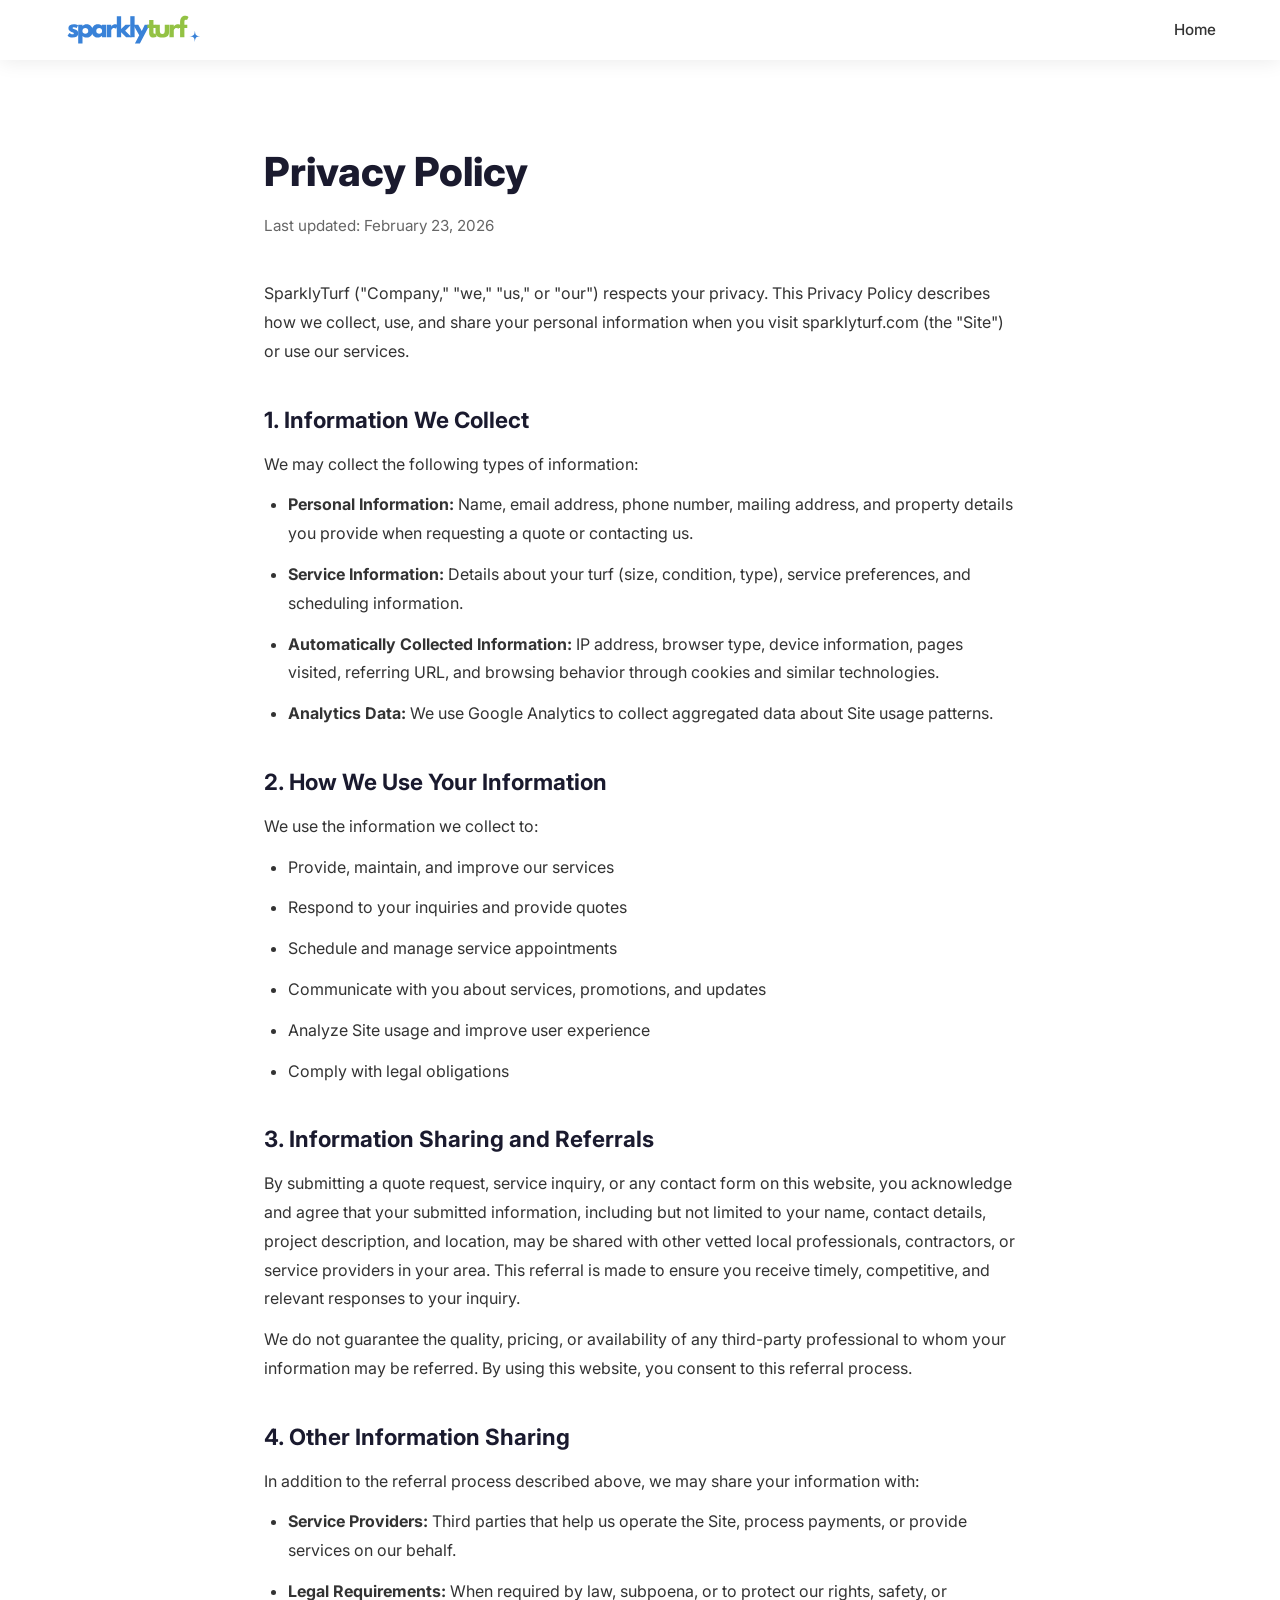
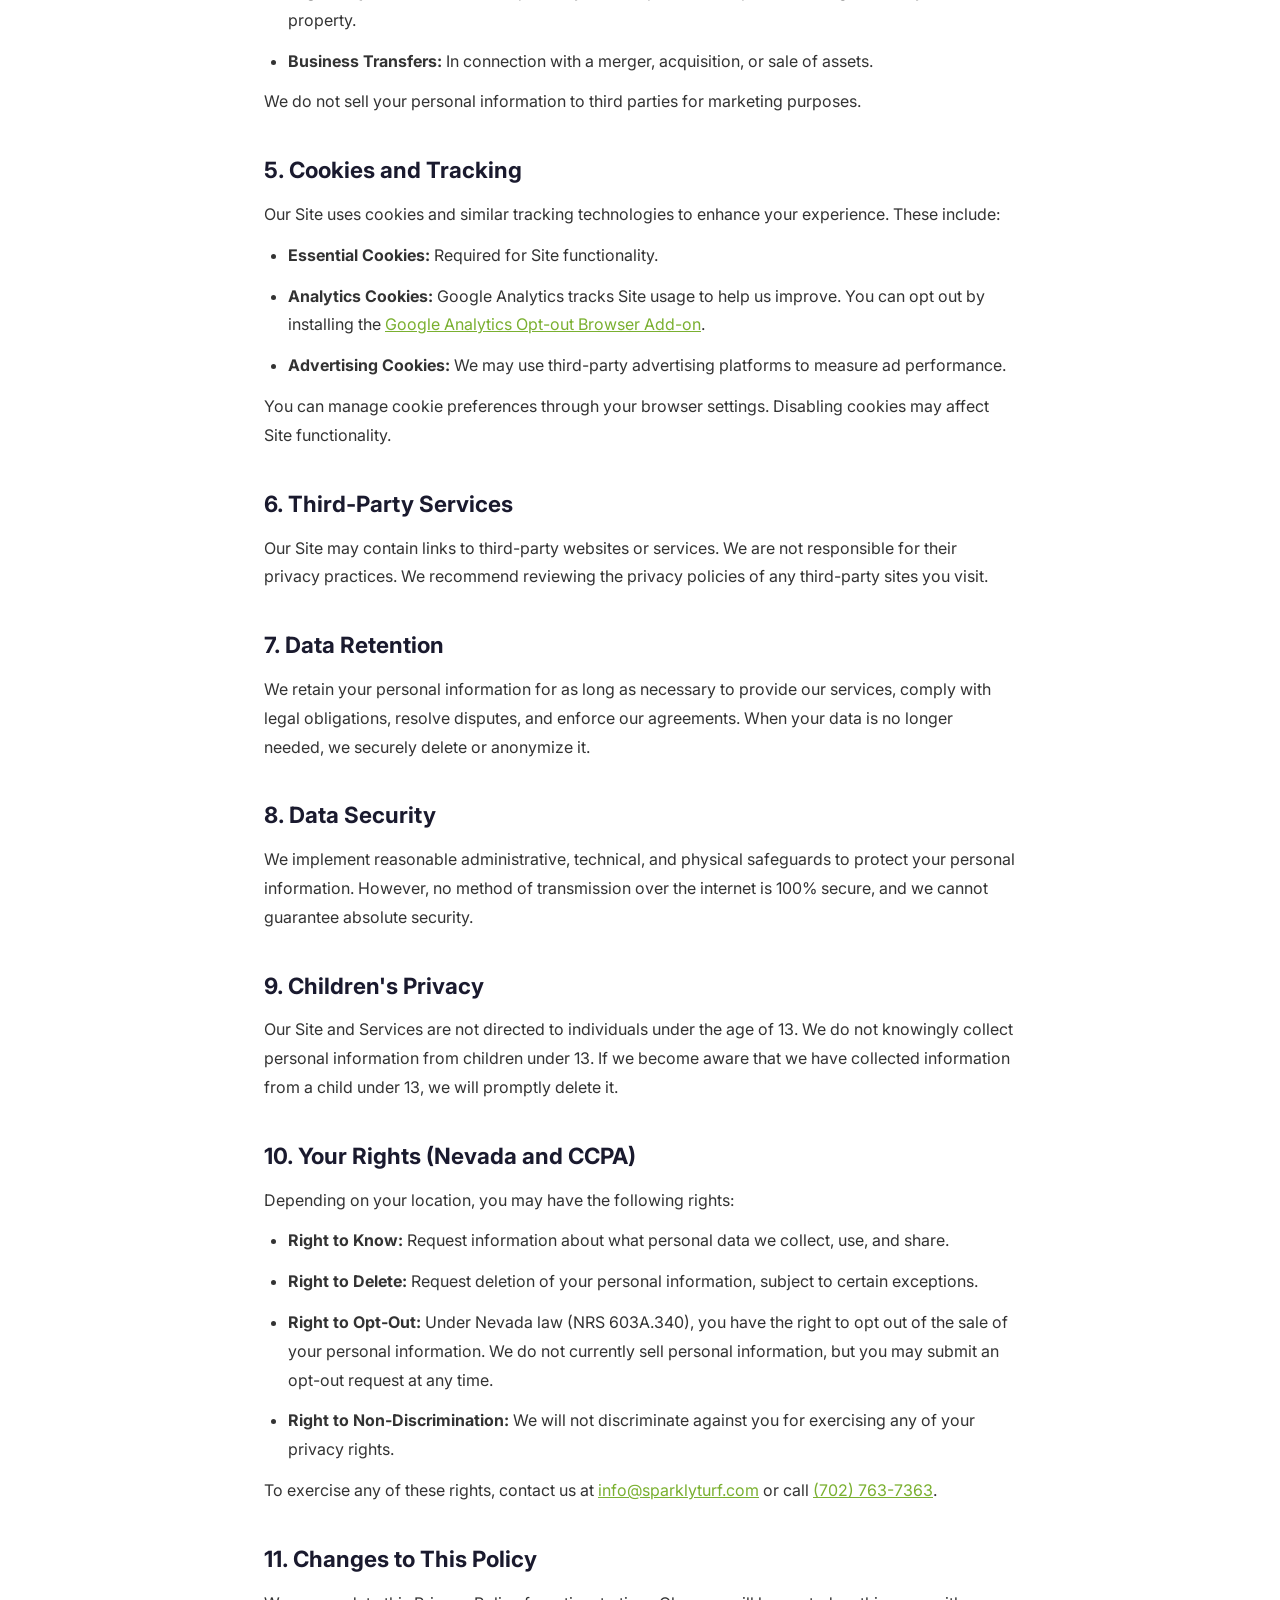
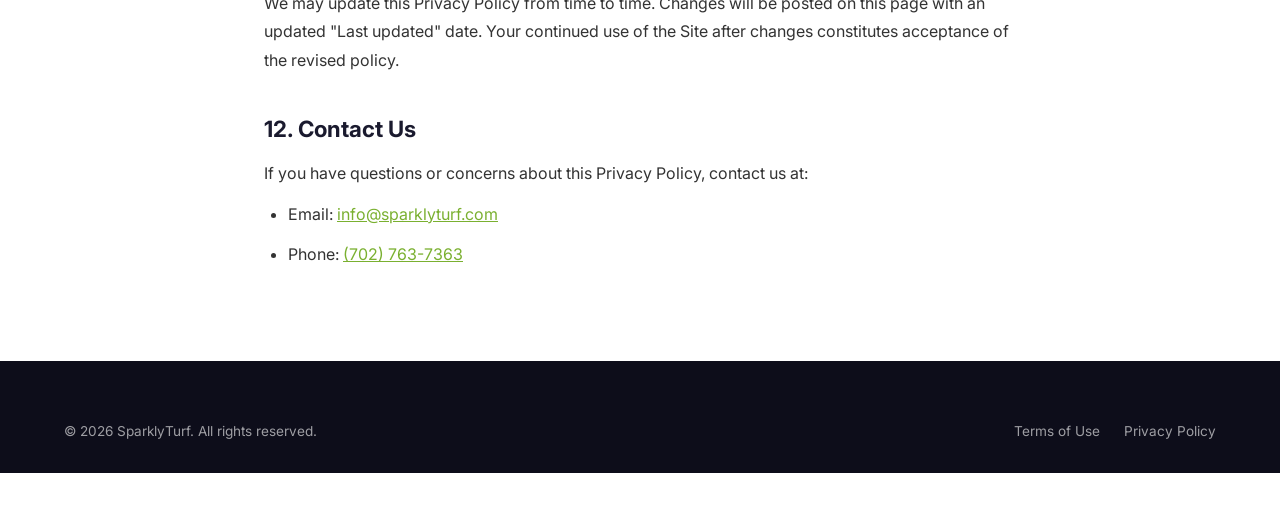
<file: privacy.html>
<!DOCTYPE html>
<html lang="en">
<head>
  <meta charset="UTF-8">
  <meta name="viewport" content="width=device-width, initial-scale=1.0">
  <title>Privacy Policy - SparklyTurf</title>
  <meta name="description" content="Privacy Policy for SparklyTurf professional artificial turf cleaning services.">
  <meta name="robots" content="index, follow">
  <link rel="canonical" href="https://go.sparklyturf.com/privacy.html">
  <link rel="preconnect" href="https://fonts.googleapis.com">
  <link rel="preconnect" href="https://fonts.gstatic.com" crossorigin>
  <link href="https://fonts.googleapis.com/css2?family=Inter:wght@400;500;600;700;800&display=swap" rel="stylesheet">
  <link rel="stylesheet" href="css/styles.css">
  <style>
    .legal-page { padding: 140px 0 80px; }
    .legal-page h1 { font-size: 2.5rem; font-weight: 800; color: var(--dark); margin-bottom: 8px; }
    .legal-page .last-updated { color: var(--text-light); margin-bottom: 40px; font-size: 0.95rem; }
    .legal-page h2 { font-size: 1.4rem; font-weight: 700; color: var(--dark); margin: 36px 0 12px; }
    .legal-page p, .legal-page li { color: var(--text); font-size: 1rem; line-height: 1.8; margin-bottom: 12px; }
    .legal-page ul { padding-left: 24px; list-style: disc; }
    .legal-page a { color: var(--primary-dark); text-decoration: underline; }
  </style>
</head>
<body>

  <header class="header scrolled" style="position: fixed;">
    <div class="container header-inner">
      <a href="/" class="logo"><img src="images/sparklyturf-logo.svg" alt="SparklyTurf" class="logo-img"></a>
      <nav class="header-nav">
        <a href="/">Home</a>
      </nav>
    </div>
  </header>

  <main class="legal-page">
    <div class="container" style="max-width: 800px;">
      <h1>Privacy Policy</h1>
      <p class="last-updated">Last updated: February 23, 2026</p>

      <p>SparklyTurf ("Company," "we," "us," or "our") respects your privacy. This Privacy Policy describes how we collect, use, and share your personal information when you visit sparklyturf.com (the "Site") or use our services.</p>

      <h2>1. Information We Collect</h2>
      <p>We may collect the following types of information:</p>
      <ul>
        <li><strong>Personal Information:</strong> Name, email address, phone number, mailing address, and property details you provide when requesting a quote or contacting us.</li>
        <li><strong>Service Information:</strong> Details about your turf (size, condition, type), service preferences, and scheduling information.</li>
        <li><strong>Automatically Collected Information:</strong> IP address, browser type, device information, pages visited, referring URL, and browsing behavior through cookies and similar technologies.</li>
        <li><strong>Analytics Data:</strong> We use Google Analytics to collect aggregated data about Site usage patterns.</li>
      </ul>

      <h2>2. How We Use Your Information</h2>
      <p>We use the information we collect to:</p>
      <ul>
        <li>Provide, maintain, and improve our services</li>
        <li>Respond to your inquiries and provide quotes</li>
        <li>Schedule and manage service appointments</li>
        <li>Communicate with you about services, promotions, and updates</li>
        <li>Analyze Site usage and improve user experience</li>
        <li>Comply with legal obligations</li>
      </ul>

      <h2>3. Information Sharing and Referrals</h2>
      <p>By submitting a quote request, service inquiry, or any contact form on this website, you acknowledge and agree that your submitted information, including but not limited to your name, contact details, project description, and location, may be shared with other vetted local professionals, contractors, or service providers in your area. This referral is made to ensure you receive timely, competitive, and relevant responses to your inquiry.</p>
      <p>We do not guarantee the quality, pricing, or availability of any third-party professional to whom your information may be referred. By using this website, you consent to this referral process.</p>

      <h2>4. Other Information Sharing</h2>
      <p>In addition to the referral process described above, we may share your information with:</p>
      <ul>
        <li><strong>Service Providers:</strong> Third parties that help us operate the Site, process payments, or provide services on our behalf.</li>
        <li><strong>Legal Requirements:</strong> When required by law, subpoena, or to protect our rights, safety, or property.</li>
        <li><strong>Business Transfers:</strong> In connection with a merger, acquisition, or sale of assets.</li>
      </ul>
      <p>We do not sell your personal information to third parties for marketing purposes.</p>

      <h2>5. Cookies and Tracking</h2>
      <p>Our Site uses cookies and similar tracking technologies to enhance your experience. These include:</p>
      <ul>
        <li><strong>Essential Cookies:</strong> Required for Site functionality.</li>
        <li><strong>Analytics Cookies:</strong> Google Analytics tracks Site usage to help us improve. You can opt out by installing the <a href="https://tools.google.com/dlpage/gaoptout" target="_blank" rel="noopener noreferrer">Google Analytics Opt-out Browser Add-on</a>.</li>
        <li><strong>Advertising Cookies:</strong> We may use third-party advertising platforms to measure ad performance.</li>
      </ul>
      <p>You can manage cookie preferences through your browser settings. Disabling cookies may affect Site functionality.</p>

      <h2>6. Third-Party Services</h2>
      <p>Our Site may contain links to third-party websites or services. We are not responsible for their privacy practices. We recommend reviewing the privacy policies of any third-party sites you visit.</p>

      <h2>7. Data Retention</h2>
      <p>We retain your personal information for as long as necessary to provide our services, comply with legal obligations, resolve disputes, and enforce our agreements. When your data is no longer needed, we securely delete or anonymize it.</p>

      <h2>8. Data Security</h2>
      <p>We implement reasonable administrative, technical, and physical safeguards to protect your personal information. However, no method of transmission over the internet is 100% secure, and we cannot guarantee absolute security.</p>

      <h2>9. Children's Privacy</h2>
      <p>Our Site and Services are not directed to individuals under the age of 13. We do not knowingly collect personal information from children under 13. If we become aware that we have collected information from a child under 13, we will promptly delete it.</p>

      <h2>10. Your Rights (Nevada and CCPA)</h2>
      <p>Depending on your location, you may have the following rights:</p>
      <ul>
        <li><strong>Right to Know:</strong> Request information about what personal data we collect, use, and share.</li>
        <li><strong>Right to Delete:</strong> Request deletion of your personal information, subject to certain exceptions.</li>
        <li><strong>Right to Opt-Out:</strong> Under Nevada law (NRS 603A.340), you have the right to opt out of the sale of your personal information. We do not currently sell personal information, but you may submit an opt-out request at any time.</li>
        <li><strong>Right to Non-Discrimination:</strong> We will not discriminate against you for exercising any of your privacy rights.</li>
      </ul>
      <p>To exercise any of these rights, contact us at <a href="mailto:info@sparklyturf.com">info@sparklyturf.com</a> or call <a href="tel:7027637363">(702) 763-7363</a>.</p>

      <h2>11. Changes to This Policy</h2>
      <p>We may update this Privacy Policy from time to time. Changes will be posted on this page with an updated "Last updated" date. Your continued use of the Site after changes constitutes acceptance of the revised policy.</p>

      <h2>12. Contact Us</h2>
      <p>If you have questions or concerns about this Privacy Policy, contact us at:</p>
      <ul>
        <li>Email: <a href="mailto:info@sparklyturf.com">info@sparklyturf.com</a></li>
        <li>Phone: <a href="tel:7027637363">(702) 763-7363</a></li>
      </ul>
    </div>
  </main>

  <footer class="footer">
    <div class="container">
      <div class="footer-bottom" style="border-top: none; padding-top: 0;">
        <p>&copy; 2026 SparklyTurf. All rights reserved.</p>
        <div class="footer-bottom-links">
          <a href="/terms.html">Terms of Use</a>
          <a href="/privacy.html">Privacy Policy</a>
        </div>
      </div>
    </div>
  </footer>

</body>
</html>
</file>
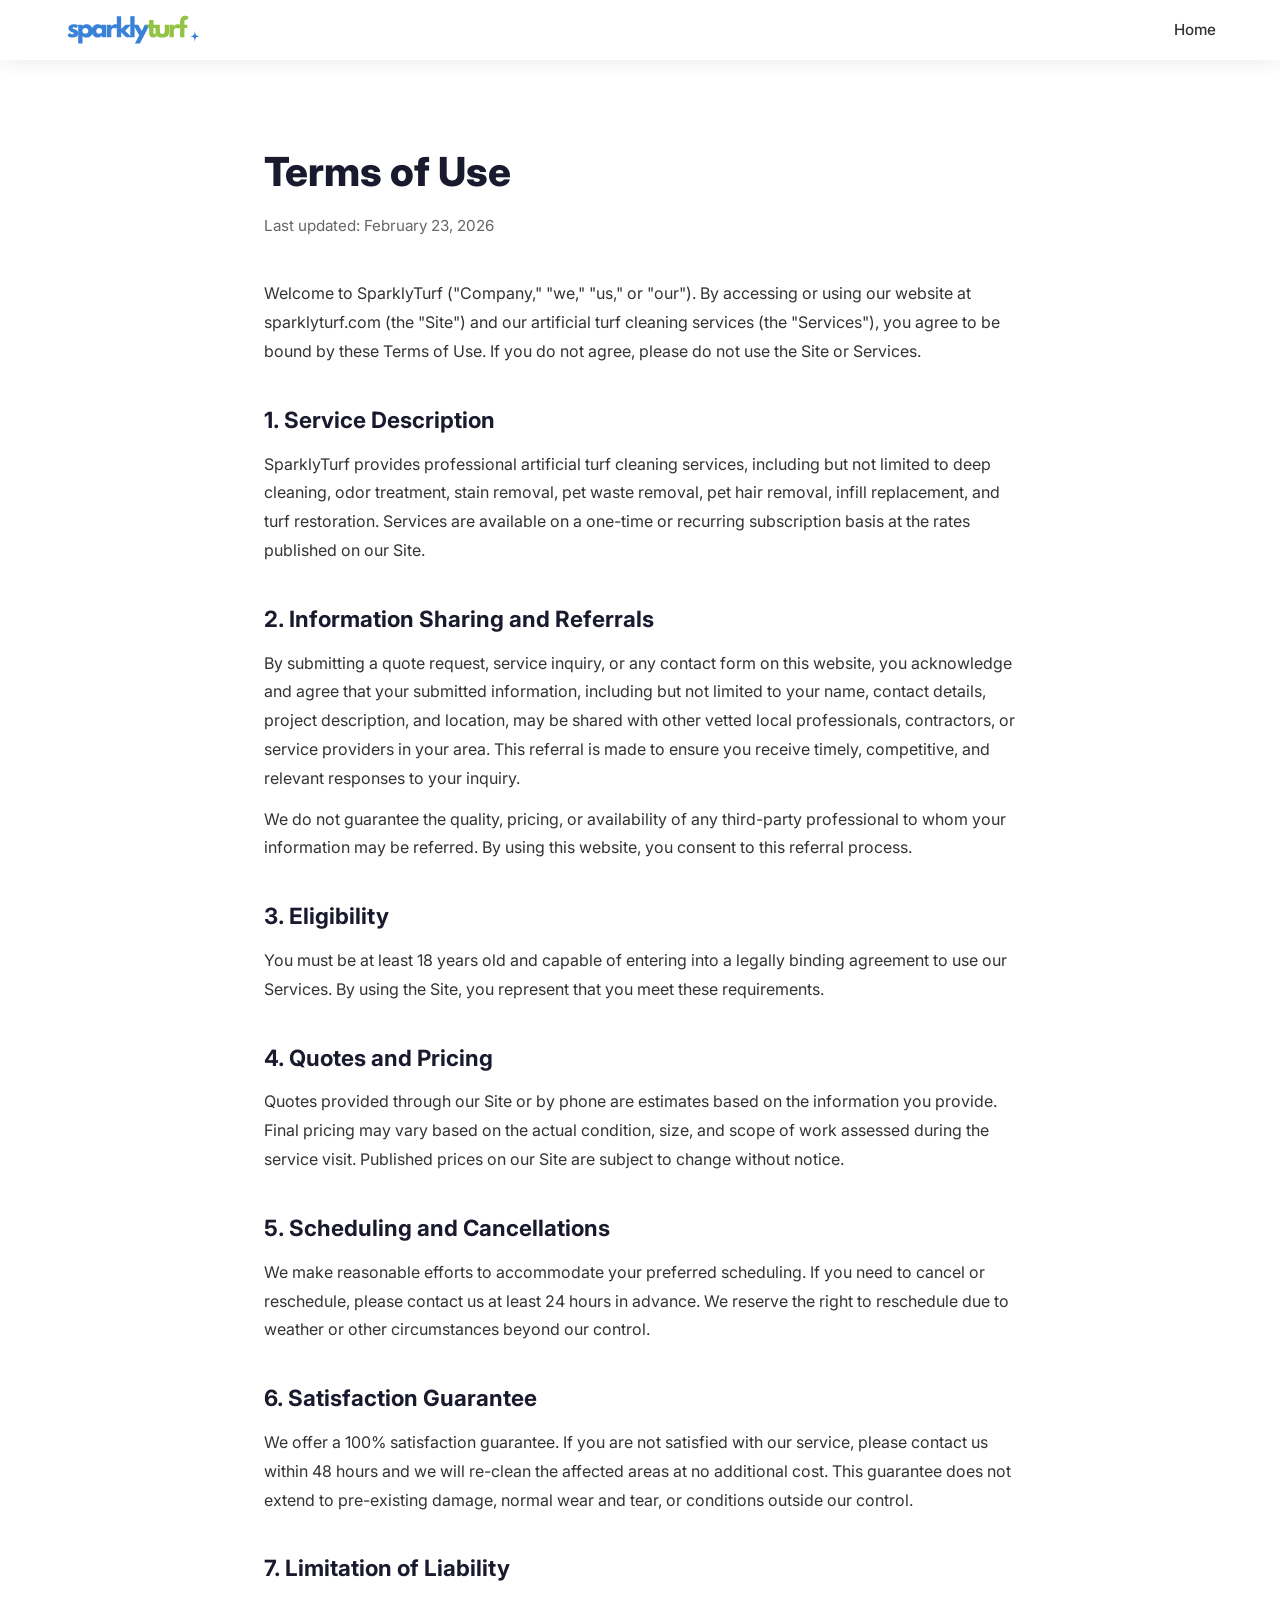
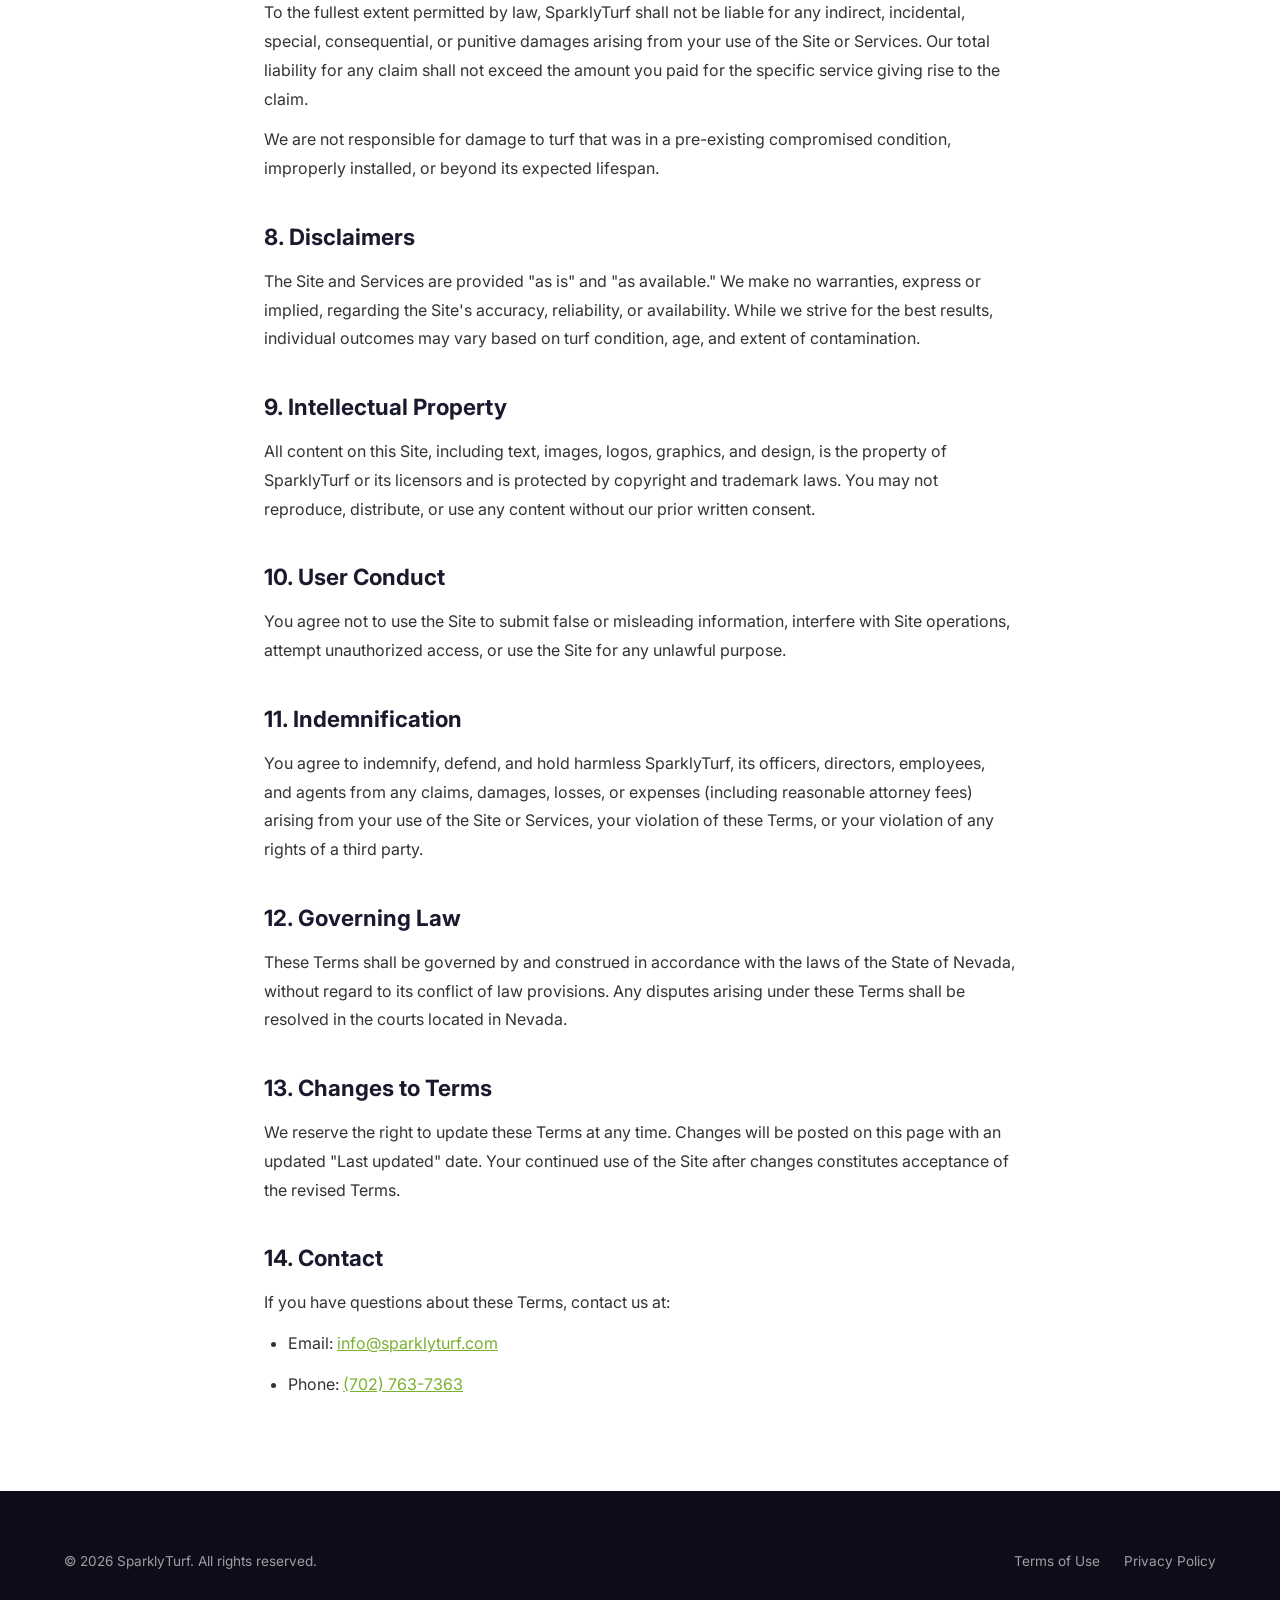
<file: terms.html>
<!DOCTYPE html>
<html lang="en">
<head>
  <meta charset="UTF-8">
  <meta name="viewport" content="width=device-width, initial-scale=1.0">
  <title>Terms of Use - SparklyTurf</title>
  <meta name="description" content="Terms of Use for SparklyTurf professional artificial turf cleaning services.">
  <meta name="robots" content="index, follow">
  <link rel="canonical" href="https://go.sparklyturf.com/terms.html">
  <link rel="preconnect" href="https://fonts.googleapis.com">
  <link rel="preconnect" href="https://fonts.gstatic.com" crossorigin>
  <link href="https://fonts.googleapis.com/css2?family=Inter:wght@400;500;600;700;800&display=swap" rel="stylesheet">
  <link rel="stylesheet" href="css/styles.css">
  <style>
    .legal-page { padding: 140px 0 80px; }
    .legal-page h1 { font-size: 2.5rem; font-weight: 800; color: var(--dark); margin-bottom: 8px; }
    .legal-page .last-updated { color: var(--text-light); margin-bottom: 40px; font-size: 0.95rem; }
    .legal-page h2 { font-size: 1.4rem; font-weight: 700; color: var(--dark); margin: 36px 0 12px; }
    .legal-page p, .legal-page li { color: var(--text); font-size: 1rem; line-height: 1.8; margin-bottom: 12px; }
    .legal-page ul { padding-left: 24px; list-style: disc; }
    .legal-page a { color: var(--primary-dark); text-decoration: underline; }
  </style>
</head>
<body>

  <header class="header scrolled" style="position: fixed;">
    <div class="container header-inner">
      <a href="/" class="logo"><img src="images/sparklyturf-logo.svg" alt="SparklyTurf" class="logo-img"></a>
      <nav class="header-nav">
        <a href="/">Home</a>
      </nav>
    </div>
  </header>

  <main class="legal-page">
    <div class="container" style="max-width: 800px;">
      <h1>Terms of Use</h1>
      <p class="last-updated">Last updated: February 23, 2026</p>

      <p>Welcome to SparklyTurf ("Company," "we," "us," or "our"). By accessing or using our website at sparklyturf.com (the "Site") and our artificial turf cleaning services (the "Services"), you agree to be bound by these Terms of Use. If you do not agree, please do not use the Site or Services.</p>

      <h2>1. Service Description</h2>
      <p>SparklyTurf provides professional artificial turf cleaning services, including but not limited to deep cleaning, odor treatment, stain removal, pet waste removal, pet hair removal, infill replacement, and turf restoration. Services are available on a one-time or recurring subscription basis at the rates published on our Site.</p>

      <h2>2. Information Sharing and Referrals</h2>
      <p>By submitting a quote request, service inquiry, or any contact form on this website, you acknowledge and agree that your submitted information, including but not limited to your name, contact details, project description, and location, may be shared with other vetted local professionals, contractors, or service providers in your area. This referral is made to ensure you receive timely, competitive, and relevant responses to your inquiry.</p>
      <p>We do not guarantee the quality, pricing, or availability of any third-party professional to whom your information may be referred. By using this website, you consent to this referral process.</p>

      <h2>3. Eligibility</h2>
      <p>You must be at least 18 years old and capable of entering into a legally binding agreement to use our Services. By using the Site, you represent that you meet these requirements.</p>

      <h2>4. Quotes and Pricing</h2>
      <p>Quotes provided through our Site or by phone are estimates based on the information you provide. Final pricing may vary based on the actual condition, size, and scope of work assessed during the service visit. Published prices on our Site are subject to change without notice.</p>

      <h2>5. Scheduling and Cancellations</h2>
      <p>We make reasonable efforts to accommodate your preferred scheduling. If you need to cancel or reschedule, please contact us at least 24 hours in advance. We reserve the right to reschedule due to weather or other circumstances beyond our control.</p>

      <h2>6. Satisfaction Guarantee</h2>
      <p>We offer a 100% satisfaction guarantee. If you are not satisfied with our service, please contact us within 48 hours and we will re-clean the affected areas at no additional cost. This guarantee does not extend to pre-existing damage, normal wear and tear, or conditions outside our control.</p>

      <h2>7. Limitation of Liability</h2>
      <p>To the fullest extent permitted by law, SparklyTurf shall not be liable for any indirect, incidental, special, consequential, or punitive damages arising from your use of the Site or Services. Our total liability for any claim shall not exceed the amount you paid for the specific service giving rise to the claim.</p>
      <p>We are not responsible for damage to turf that was in a pre-existing compromised condition, improperly installed, or beyond its expected lifespan.</p>

      <h2>8. Disclaimers</h2>
      <p>The Site and Services are provided "as is" and "as available." We make no warranties, express or implied, regarding the Site's accuracy, reliability, or availability. While we strive for the best results, individual outcomes may vary based on turf condition, age, and extent of contamination.</p>

      <h2>9. Intellectual Property</h2>
      <p>All content on this Site, including text, images, logos, graphics, and design, is the property of SparklyTurf or its licensors and is protected by copyright and trademark laws. You may not reproduce, distribute, or use any content without our prior written consent.</p>

      <h2>10. User Conduct</h2>
      <p>You agree not to use the Site to submit false or misleading information, interfere with Site operations, attempt unauthorized access, or use the Site for any unlawful purpose.</p>

      <h2>11. Indemnification</h2>
      <p>You agree to indemnify, defend, and hold harmless SparklyTurf, its officers, directors, employees, and agents from any claims, damages, losses, or expenses (including reasonable attorney fees) arising from your use of the Site or Services, your violation of these Terms, or your violation of any rights of a third party.</p>

      <h2>12. Governing Law</h2>
      <p>These Terms shall be governed by and construed in accordance with the laws of the State of Nevada, without regard to its conflict of law provisions. Any disputes arising under these Terms shall be resolved in the courts located in Nevada.</p>

      <h2>13. Changes to Terms</h2>
      <p>We reserve the right to update these Terms at any time. Changes will be posted on this page with an updated "Last updated" date. Your continued use of the Site after changes constitutes acceptance of the revised Terms.</p>

      <h2>14. Contact</h2>
      <p>If you have questions about these Terms, contact us at:</p>
      <ul>
        <li>Email: <a href="mailto:info@sparklyturf.com">info@sparklyturf.com</a></li>
        <li>Phone: <a href="tel:7027637363">(702) 763-7363</a></li>
      </ul>
    </div>
  </main>

  <footer class="footer">
    <div class="container">
      <div class="footer-bottom" style="border-top: none; padding-top: 0;">
        <p>&copy; 2026 SparklyTurf. All rights reserved.</p>
        <div class="footer-bottom-links">
          <a href="/terms.html">Terms of Use</a>
          <a href="/privacy.html">Privacy Policy</a>
        </div>
      </div>
    </div>
  </footer>

</body>
</html>
</file>
<file: css/styles.css>
/* SparklyTurf Landing Page Styles */
:root {
  --primary: #93c244;
  --primary-dark: #7ab030;
  --primary-light: #a8d45a;
  --dark: #1a1a2e;
  --dark-alt: #16213e;
  --text: #333333;
  --text-light: #666666;
  --white: #ffffff;
  --light-bg: #f8f9fa;
  --light-green-bg: #f0f7e6;
  --shadow: 0 4px 20px rgba(0,0,0,0.08);
  --shadow-lg: 0 10px 40px rgba(0,0,0,0.12);
  --radius: 12px;
  --transition: all 0.3s ease;
}

*, *::before, *::after {
  margin: 0;
  padding: 0;
  box-sizing: border-box;
}

html {
  scroll-behavior: smooth;
  font-size: 16px;
}

body {
  font-family: 'Inter', -apple-system, BlinkMacSystemFont, 'Segoe UI', Roboto, sans-serif;
  color: var(--text);
  line-height: 1.6;
  overflow-x: hidden;
  padding-bottom: 52px;
}

img {
  max-width: 100%;
  height: auto;
  display: block;
}

a {
  text-decoration: none;
  color: inherit;
}

ul {
  list-style: none;
}

.container {
  max-width: 1200px;
  margin: 0 auto;
  padding: 0 24px;
}

/* Buttons */
.btn {
  display: inline-flex;
  align-items: center;
  justify-content: center;
  gap: 8px;
  padding: 16px 36px;
  border-radius: 50px;
  font-size: 1.05rem;
  font-weight: 700;
  cursor: pointer;
  border: none;
  transition: var(--transition);
  letter-spacing: 0.3px;
}

.btn-primary {
  background: var(--primary);
  color: var(--white);
  box-shadow: 0 4px 15px rgba(147, 194, 68, 0.4);
}

.btn-primary:hover {
  background: var(--primary-dark);
  transform: translateY(-2px);
  box-shadow: 0 6px 25px rgba(147, 194, 68, 0.5);
}

.btn-outline {
  background: transparent;
  color: var(--white);
  border: 2px solid var(--white);
}

.btn-outline:hover {
  background: var(--white);
  color: var(--dark);
}

.btn-dark {
  background: var(--dark);
  color: var(--white);
}

.btn-dark:hover {
  background: var(--dark-alt);
  transform: translateY(-2px);
}

.btn-lg {
  padding: 20px 48px;
  font-size: 1.15rem;
}

/* Header */
.header {
  position: fixed;
  top: 0;
  left: 0;
  width: 100%;
  z-index: 1000;
  padding: 16px 0;
  transition: var(--transition);
  background: transparent;
}

.header.scrolled {
  background: rgba(255,255,255,0.97);
  backdrop-filter: blur(10px);
  box-shadow: 0 2px 20px rgba(0,0,0,0.08);
  padding: 10px 0;
}

.header-inner {
  display: flex;
  align-items: center;
  justify-content: space-between;
}

.logo {
  display: inline-flex;
  align-items: center;
  transition: var(--transition);
}

.logo-img {
  height: 40px;
  width: auto;
}

.footer .logo-img {
  height: 36px;
}

.header-nav {
  display: flex;
  align-items: center;
  gap: 32px;
}

.header-nav a {
  color: rgba(255,255,255,0.9);
  font-weight: 500;
  font-size: 0.95rem;
  transition: var(--transition);
}

.header.scrolled .header-nav a {
  color: var(--text);
}

.header.scrolled .header-nav .btn-primary {
  color: var(--white);
}

.header-nav a:hover {
  color: var(--primary);
}

.header-cta .btn {
  padding: 12px 28px;
  font-size: 0.95rem;
}

.mobile-toggle {
  display: none;
  background: none;
  border: none;
  cursor: pointer;
  padding: 8px;
}

.mobile-toggle span {
  display: block;
  width: 24px;
  height: 2px;
  background: var(--white);
  margin: 6px 0;
  transition: var(--transition);
}

.header.scrolled .mobile-toggle span {
  background: var(--dark);
}

/* Hero */
.hero {
  position: relative;
  min-height: 100vh;
  display: flex;
  align-items: center;
  background: linear-gradient(135deg, rgba(26, 26, 46, 0.85), rgba(22, 33, 62, 0.75)), url('../images/hero-bg.webp') center/cover no-repeat;
  background: linear-gradient(135deg, rgba(26, 26, 46, 0.85), rgba(22, 33, 62, 0.75)), image-set(url('../images/hero-bg.webp') type('image/webp'), url('../images/hero-bg.jpg') type('image/jpeg')) center/cover no-repeat;
  padding: 120px 0 80px;
}

/* Hero Split Layout */
.hero-split {
  display: grid;
  grid-template-columns: 1fr 420px;
  gap: 48px;
  align-items: center;
}

.hero-content {
  max-width: 680px;
}

.hero-badge {
  display: inline-flex;
  align-items: center;
  gap: 8px;
  background: rgba(147, 194, 68, 0.15);
  border: 1px solid rgba(147, 194, 68, 0.3);
  color: var(--primary-light);
  padding: 8px 20px;
  border-radius: 50px;
  font-size: 0.9rem;
  font-weight: 600;
  margin-bottom: 24px;
}

.hero h1 {
  font-size: 3.5rem;
  font-weight: 800;
  color: var(--white);
  line-height: 1.15;
  margin-bottom: 20px;
}

.hero h1 .highlight {
  color: var(--primary);
}

.hero p {
  font-size: 1.2rem;
  color: rgba(255,255,255,0.8);
  margin-bottom: 36px;
  line-height: 1.7;
}

.hero-phone-btn {
  margin-top: 24px;
}

.hero-highlights {
  display: flex;
  gap: 24px;
  flex-wrap: wrap;
  margin-bottom: 28px;
}

.hero-highlights span {
  color: rgba(255,255,255,0.9);
  font-size: 0.9rem;
  font-weight: 600;
  padding: 6px 16px;
  background: rgba(255,255,255,0.1);
  border: 1px solid rgba(255,255,255,0.15);
  border-radius: 50px;
}

.hero-stats {
  display: flex;
  gap: 32px;
  margin-bottom: 8px;
}

.hero-stat {
  color: rgba(255,255,255,0.75);
  font-size: 0.9rem;
}

.hero-stat strong {
  color: var(--primary);
  font-size: 1.1rem;
  font-weight: 800;
}

.mobile-hero-cta {
  display: none;
  margin-top: 16px;
  width: 100%;
  text-align: center;
}

/* Quote Form Card */
.hero-form-wrapper {
  display: flex;
  align-items: center;
  justify-content: flex-end;
}

.quote-form-card {
  background: var(--white);
  border-radius: var(--radius);
  padding: 36px 32px;
  box-shadow: var(--shadow-lg);
  width: 100%;
}

.quote-form-card h3 {
  font-size: 1.5rem;
  font-weight: 800;
  color: var(--dark);
  margin-bottom: 6px;
}

.quote-form-card > p {
  color: var(--text-light);
  font-size: 0.9rem;
  margin-bottom: 24px;
}

.quote-form {
  display: flex;
  flex-direction: column;
  gap: 14px;
}

.form-row {
  display: grid;
  grid-template-columns: 1fr 1fr;
  gap: 14px;
}

.form-group {
  display: flex;
  flex-direction: column;
}

.form-input,
.form-select,
.form-textarea {
  width: 100%;
  padding: 14px 16px;
  border: 1px solid #dde1e6;
  border-radius: 8px;
  font-size: 0.95rem;
  font-family: inherit;
  color: var(--text);
  background: var(--white);
  transition: var(--transition);
}

.form-input:focus,
.form-select:focus,
.form-textarea:focus {
  outline: none;
  border-color: var(--primary);
  box-shadow: 0 0 0 3px rgba(147, 194, 68, 0.15);
}

.form-input::placeholder,
.form-textarea::placeholder {
  color: #999;
}

.address-autocomplete {
  position: relative;
}

.address-suggestions {
  position: absolute;
  top: 100%;
  left: 0;
  right: 0;
  background: var(--white);
  border-radius: 0 0 8px 8px;
  box-shadow: var(--shadow-lg);
  z-index: 50;
  max-height: 200px;
  overflow-y: auto;
}

.address-suggestions li {
  padding: 10px 16px;
  font-size: 0.85rem;
  color: var(--text);
  cursor: pointer;
  border-bottom: 1px solid #f0f0f0;
}

.address-suggestions li:last-child {
  border-bottom: none;
}

.address-suggestions li:hover {
  background: var(--light-green-bg);
}

.form-select {
  appearance: none;
  background-image: url("data:image/svg+xml,%3Csvg xmlns='http://www.w3.org/2000/svg' width='12' height='12' viewBox='0 0 24 24' fill='none' stroke='%23999' stroke-width='2'%3E%3Cpolyline points='6 9 12 15 18 9'/%3E%3C/svg%3E");
  background-repeat: no-repeat;
  background-position: right 14px center;
  padding-right: 36px;
  cursor: pointer;
}

.form-textarea {
  resize: vertical;
  min-height: 70px;
}

.form-submit {
  width: 100%;
  margin-top: 4px;
}

/* Testimonials */
.testimonials {
  background: var(--light-bg);
}

.testimonials-grid {
  display: grid;
  grid-template-columns: repeat(3, 1fr);
  gap: 28px;
}

.testimonial-card {
  background: var(--white);
  border-radius: var(--radius);
  padding: 32px 28px;
  box-shadow: var(--shadow);
  transition: var(--transition);
  border: 1px solid transparent;
}

.testimonial-card:hover {
  transform: translateY(-4px);
  box-shadow: var(--shadow-lg);
  border-color: rgba(147, 194, 68, 0.2);
}

.stars {
  display: flex;
  gap: 2px;
  margin-bottom: 16px;
  color: #f5a623;
}

.testimonial-quote {
  font-size: 0.98rem;
  color: var(--text);
  line-height: 1.7;
  margin-bottom: 20px;
  font-style: italic;
}

.testimonial-author {
  display: flex;
  flex-direction: column;
  gap: 2px;
}

.testimonial-author strong {
  font-size: 1rem;
  color: var(--dark);
}

.testimonial-author span {
  font-size: 0.85rem;
  color: var(--text-light);
}

/* Section styles */
.section {
  padding: 100px 0;
}

.section-header {
  text-align: center;
  max-width: 640px;
  margin: 0 auto 64px;
}

.section-label {
  display: inline-block;
  color: var(--primary-dark);
  font-weight: 700;
  font-size: 0.85rem;
  text-transform: uppercase;
  letter-spacing: 2px;
  margin-bottom: 12px;
}

.section-header h2 {
  font-size: 2.5rem;
  font-weight: 800;
  color: var(--dark);
  line-height: 1.2;
  margin-bottom: 16px;
}

.section-header p {
  font-size: 1.1rem;
  color: var(--text-light);
}

/* Problem/Solution Section */
.problem-solution {
  background: var(--light-bg);
}

.ps-grid {
  display: grid;
  grid-template-columns: 1fr 1fr;
  gap: 48px;
  align-items: center;
}

.ps-image {
  border-radius: var(--radius);
  overflow: hidden;
  box-shadow: var(--shadow-lg);
}

.ps-content h2 {
  font-size: 2.2rem;
  font-weight: 800;
  color: var(--dark);
  margin-bottom: 20px;
  line-height: 1.2;
}

.ps-content p {
  color: var(--text-light);
  font-size: 1.05rem;
  margin-bottom: 28px;
  line-height: 1.7;
}

.ps-list {
  margin-bottom: 36px;
}

.ps-list li {
  display: flex;
  align-items: flex-start;
  gap: 12px;
  padding: 10px 0;
  font-size: 1.02rem;
}

.ps-list li svg {
  width: 22px;
  height: 22px;
  color: var(--primary);
  flex-shrink: 0;
  margin-top: 2px;
}

/* Services */
.services-grid {
  display: grid;
  grid-template-columns: repeat(3, 1fr);
  gap: 28px;
}

.service-card {
  background: var(--white);
  border-radius: var(--radius);
  padding: 36px 28px;
  box-shadow: var(--shadow);
  transition: var(--transition);
  border: 1px solid transparent;
}

.service-card:hover {
  transform: translateY(-4px);
  box-shadow: var(--shadow-lg);
  border-color: rgba(147, 194, 68, 0.2);
}

.service-icon {
  width: 56px;
  height: 56px;
  background: var(--light-green-bg);
  border-radius: 12px;
  display: flex;
  align-items: center;
  justify-content: center;
  margin-bottom: 20px;
}

.service-icon svg {
  width: 28px;
  height: 28px;
  color: var(--primary-dark);
}

.service-card h3 {
  font-size: 1.2rem;
  font-weight: 700;
  color: var(--dark);
  margin-bottom: 10px;
}

.service-card p {
  color: var(--text-light);
  font-size: 0.95rem;
  line-height: 1.6;
}

/* Service Tiers */
.services-tiers {
  grid-template-columns: repeat(3, 1fr);
}

.service-tier {
  display: flex;
  flex-direction: column;
  position: relative;
}

.service-tier-header {
  display: flex;
  align-items: center;
  gap: 16px;
  margin-bottom: 12px;
}

.service-tier-header .service-icon {
  margin-bottom: 0;
}

.service-tier-header h3 {
  margin-bottom: 0;
}

.tier-price {
  font-size: 2.2rem;
  font-weight: 800;
  color: var(--dark);
  margin-bottom: 8px;
}

.tier-price sup {
  font-size: 1.2rem;
  font-weight: 700;
  top: -8px;
}

.tier-price span {
  font-size: 0.95rem;
  font-weight: 500;
  color: var(--text-light);
}

.service-tier > p {
  color: var(--text-light);
  font-size: 0.95rem;
  line-height: 1.6;
  margin-bottom: 16px;
}

.tier-includes {
  font-weight: 600;
  color: var(--primary-dark) !important;
  font-size: 0.9rem !important;
  margin-bottom: 8px !important;
}

.tier-features {
  margin-bottom: 24px;
  flex-grow: 1;
}

.tier-features li {
  display: flex;
  align-items: flex-start;
  gap: 10px;
  padding: 6px 0;
  font-size: 0.95rem;
  color: var(--text);
}

.tier-features li svg {
  width: 18px;
  height: 18px;
  color: var(--primary);
  flex-shrink: 0;
  margin-top: 3px;
}

.services-cta {
  text-align: center;
  margin-top: 48px;
}

.service-tier.featured {
  border: 2px solid var(--primary);
  transform: scale(1.04);
}

.service-tier.featured:hover {
  transform: scale(1.04) translateY(-4px);
}

.tier-badge {
  position: absolute;
  top: -14px;
  left: 50%;
  transform: translateX(-50%);
  background: var(--primary);
  color: var(--white);
  padding: 6px 24px;
  border-radius: 50px;
  font-size: 0.8rem;
  font-weight: 700;
  text-transform: uppercase;
  letter-spacing: 1px;
}

/* Plans Section */
.plans-grid {
  display: grid;
  grid-template-columns: repeat(3, 1fr);
  gap: 28px;
  max-width: 900px;
  margin: 0 auto;
}

.plan-card {
  background: var(--white);
  border-radius: var(--radius);
  padding: 40px 32px;
  text-align: center;
  box-shadow: var(--shadow);
  transition: var(--transition);
  border: 1px solid transparent;
  position: relative;
}

.plan-card:hover {
  transform: translateY(-4px);
  box-shadow: var(--shadow-lg);
}

.plan-card.featured {
  border: 2px solid var(--primary);
  transform: scale(1.04);
}

.plan-card.featured:hover {
  transform: scale(1.04) translateY(-4px);
}

.plan-badge {
  position: absolute;
  top: -14px;
  left: 50%;
  transform: translateX(-50%);
  background: var(--primary);
  color: var(--white);
  padding: 6px 24px;
  border-radius: 50px;
  font-size: 0.8rem;
  font-weight: 700;
  text-transform: uppercase;
  letter-spacing: 1px;
}

.plan-card h3 {
  font-size: 1.4rem;
  font-weight: 800;
  color: var(--dark);
  margin-bottom: 4px;
}

.plan-type {
  font-size: 0.95rem;
  color: var(--text-light);
  margin-bottom: 20px;
}

.plan-discount {
  font-size: 2.4rem;
  font-weight: 800;
  color: var(--dark);
  margin-bottom: 12px;
}

.plan-price {
  font-size: 1rem;
  color: var(--text-light);
  font-weight: 500;
}

.plan-sqft {
  font-size: 0.85rem;
  color: var(--text-light);
  margin-top: 4px;
}

@media (max-width: 992px) {
  .services-tiers {
    grid-template-columns: 1fr 1fr;
  }
  .service-tier.featured {
    transform: none;
  }
  .service-tier.featured:hover {
    transform: translateY(-4px);
  }
  .plan-card.featured {
    transform: none;
  }
  .plan-card.featured:hover {
    transform: translateY(-4px);
  }
}

@media (max-width: 768px) {
  .services-tiers {
    grid-template-columns: 1fr;
  }
  .plans-grid {
    grid-template-columns: 1fr;
  }
}

/* Before & After Gallery */
.ba-gallery {
  display: grid;
  grid-template-columns: repeat(3, 1fr);
  gap: 28px;
}

.ba-gallery-item {
  border-radius: 16px;
  overflow: hidden;
  border: 3px solid var(--dark);
  transition: var(--transition);
}

.ba-gallery-item:hover {
  transform: translateY(-4px);
  box-shadow: var(--shadow-lg);
}

.ba-gallery-item img {
  width: 100%;
  height: 100%;
  object-fit: cover;
  aspect-ratio: 1;
}

@media (max-width: 768px) {
  .ba-gallery {
    grid-template-columns: 1fr;
    max-width: 400px;
    margin: 0 auto;
  }
}

/* How It Works */
.how-it-works {
  background: var(--dark);
  color: var(--white);
}

.how-it-works .section-label {
  color: var(--primary-light);
}

.how-it-works .section-header h2 {
  color: var(--white);
}

.how-it-works .section-header p {
  color: rgba(255,255,255,0.6);
}

.steps-grid {
  display: grid;
  grid-template-columns: repeat(3, 1fr);
  gap: 48px;
  position: relative;
}

.steps-grid::before {
  content: '';
  position: absolute;
  top: 40px;
  left: 15%;
  right: 15%;
  height: 2px;
  background: linear-gradient(90deg, var(--primary), rgba(147,194,68,0.3));
}

.step-card {
  text-align: center;
  position: relative;
  z-index: 1;
}

.step-number {
  width: 80px;
  height: 80px;
  background: var(--primary);
  border-radius: 50%;
  display: flex;
  align-items: center;
  justify-content: center;
  font-size: 1.8rem;
  font-weight: 800;
  color: var(--white);
  margin: 0 auto 24px;
  box-shadow: 0 4px 20px rgba(147, 194, 68, 0.3);
}

.step-card h3 {
  font-size: 1.3rem;
  font-weight: 700;
  margin-bottom: 10px;
}

.step-card p {
  color: rgba(255,255,255,0.6);
  font-size: 0.95rem;
  line-height: 1.6;
}

/* Guarantee */
.guarantee {
  background: linear-gradient(135deg, var(--primary), var(--primary-dark));
  color: var(--white);
  text-align: center;
  padding: 80px 0;
}

.guarantee-content {
  max-width: 700px;
  margin: 0 auto;
}

.guarantee-icon {
  width: 80px;
  height: 80px;
  background: rgba(255,255,255,0.2);
  border-radius: 50%;
  display: flex;
  align-items: center;
  justify-content: center;
  margin: 0 auto 24px;
}

.guarantee-icon svg {
  width: 40px;
  height: 40px;
}

.guarantee h2 {
  font-size: 2.2rem;
  font-weight: 800;
  margin-bottom: 16px;
}

.guarantee p {
  font-size: 1.1rem;
  opacity: 0.9;
  line-height: 1.7;
  margin-bottom: 32px;
}

/* Before/After */
.before-after-grid {
  display: grid;
  grid-template-columns: 1fr 1fr;
  gap: 48px;
  align-items: center;
}

.ba-image {
  border-radius: var(--radius);
  overflow: hidden;
  box-shadow: var(--shadow-lg);
}

.ba-content h2 {
  font-size: 2.2rem;
  font-weight: 800;
  color: var(--dark);
  margin-bottom: 20px;
  line-height: 1.2;
}

.ba-content p {
  color: var(--text-light);
  font-size: 1.05rem;
  margin-bottom: 20px;
  line-height: 1.7;
}

.stats-row {
  display: flex;
  gap: 40px;
  margin: 36px 0;
}

.stat-item {
  text-align: center;
}

.stat-number {
  font-size: 2.2rem;
  font-weight: 800;
  color: var(--primary-dark);
  line-height: 1;
}

.stat-label {
  font-size: 0.85rem;
  color: var(--text-light);
  margin-top: 4px;
}

/* FAQ */
.faq-list {
  max-width: 800px;
  margin: 0 auto;
}

.faq-item {
  border-bottom: 1px solid #e9ecef;
}

.faq-question {
  width: 100%;
  background: none;
  border: none;
  padding: 24px 0;
  display: flex;
  align-items: center;
  justify-content: space-between;
  cursor: pointer;
  text-align: left;
  font-size: 1.1rem;
  font-weight: 600;
  color: var(--dark);
  font-family: inherit;
  transition: var(--transition);
}

.faq-question:hover {
  color: var(--primary-dark);
}

.faq-question svg {
  width: 20px;
  height: 20px;
  transition: var(--transition);
  flex-shrink: 0;
  margin-left: 16px;
}

.faq-item.active .faq-question svg {
  transform: rotate(180deg);
}

.faq-answer {
  max-height: 0;
  overflow: hidden;
  transition: max-height 0.3s ease;
}

.faq-answer-inner {
  padding-bottom: 24px;
  color: var(--text-light);
  font-size: 1rem;
  line-height: 1.7;
}

/* CTA Section */
.cta-section {
  background: linear-gradient(135deg, var(--dark), var(--dark-alt));
  padding: 100px 0;
  text-align: center;
}

.cta-content {
  max-width: 640px;
  margin: 0 auto;
}

.cta-section h2 {
  font-size: 2.5rem;
  font-weight: 800;
  color: var(--white);
  margin-bottom: 16px;
}

.cta-section p {
  color: rgba(255,255,255,0.7);
  font-size: 1.1rem;
  margin-bottom: 40px;
}

.cta-buttons {
  display: flex;
  gap: 16px;
  justify-content: center;
  flex-wrap: wrap;
}

.cta-phone {
  margin-top: 24px;
  color: rgba(255,255,255,0.6);
  font-size: 1rem;
}

.cta-phone a {
  color: var(--primary-light);
  font-weight: 700;
  font-size: 1.2rem;
}

/* Footer */
.footer {
  background: #0d0d1a;
  color: rgba(255,255,255,0.6);
  padding: 60px 0 30px;
}

.footer-grid {
  display: grid;
  grid-template-columns: 2fr 1fr 1fr 1fr;
  gap: 40px;
  margin-bottom: 48px;
}

.footer-brand .logo {
  margin-bottom: 16px;
  display: inline-block;
}

.footer-brand p {
  font-size: 0.95rem;
  line-height: 1.7;
  margin-bottom: 20px;
}

.footer-social {
  display: flex;
  gap: 12px;
}

.footer-social a {
  width: 40px;
  height: 40px;
  background: rgba(255,255,255,0.08);
  border-radius: 50%;
  display: flex;
  align-items: center;
  justify-content: center;
  transition: var(--transition);
}

.footer-social a:hover {
  background: var(--primary);
  color: var(--white);
}

.footer-social a svg {
  width: 18px;
  height: 18px;
}

.footer-col h4 {
  color: var(--white);
  font-size: 1rem;
  font-weight: 700;
  margin-bottom: 20px;
}

.footer-col ul li {
  margin-bottom: 10px;
}

.footer-col ul li a {
  font-size: 0.9rem;
  transition: var(--transition);
}

.footer-col ul li a:hover {
  color: var(--primary);
}

.footer-bottom {
  border-top: 1px solid rgba(255,255,255,0.08);
  padding-top: 24px;
  display: flex;
  justify-content: space-between;
  align-items: center;
  flex-wrap: wrap;
  gap: 16px;
  font-size: 0.85rem;
}

.footer-bottom-links {
  display: flex;
  gap: 24px;
}

.footer-bottom-links a:hover {
  color: var(--primary);
}

/* Mobile Nav */
.mobile-nav {
  display: none;
  position: fixed;
  top: 0;
  left: 0;
  width: 100%;
  height: 100vh;
  background: rgba(26, 26, 46, 0.98);
  z-index: 999;
  flex-direction: column;
  align-items: center;
  justify-content: center;
  gap: 32px;
}

.mobile-nav.active {
  display: flex;
}

.mobile-nav a {
  color: var(--white);
  font-size: 1.3rem;
  font-weight: 600;
}

.mobile-nav-close {
  position: absolute;
  top: 20px;
  right: 24px;
  background: none;
  border: none;
  color: var(--white);
  font-size: 2rem;
  cursor: pointer;
}

/* Responsive */
@media (max-width: 992px) {
  .hero-split {
    grid-template-columns: 1fr;
    gap: 40px;
  }

  .hero-form-wrapper {
    justify-content: center;
  }

  .quote-form-card {
    max-width: 500px;
  }

  .hero h1 {
    font-size: 2.8rem;
  }

  .section-header h2 {
    font-size: 2rem;
  }

  .services-grid,
  .pricing-grid,
  .steps-grid,
  .testimonials-grid {
    grid-template-columns: 1fr 1fr;
  }

  .ps-grid,
  .before-after-grid {
    grid-template-columns: 1fr;
    gap: 36px;
  }

  .footer-grid {
    grid-template-columns: 1fr 1fr;
  }

  .pricing-card.featured {
    transform: none;
  }

  .pricing-card.featured:hover {
    transform: translateY(-4px);
  }

  .steps-grid::before {
    display: none;
  }
}

@media (max-width: 768px) {
  .header-nav {
    display: none;
  }

  .mobile-toggle {
    display: block;
  }

  .hero {
    min-height: auto;
    padding: 140px 0 80px;
  }

  .hero h1 {
    font-size: 2.2rem;
  }

  .hero p {
    font-size: 1.05rem;
  }

  .mobile-hero-cta {
    display: inline-flex;
  }

  .hero-highlights {
    gap: 10px;
  }

  .hero-highlights span {
    font-size: 0.8rem;
    padding: 5px 12px;
  }

  .hero-stats {
    gap: 16px;
  }

  .hero-stat {
    font-size: 0.8rem;
  }

  .hero-stat strong {
    font-size: 0.95rem;
  }

  .services-grid,
  .pricing-grid,
  .steps-grid,
  .testimonials-grid {
    grid-template-columns: 1fr;
  }

  .form-row {
    grid-template-columns: 1fr;
  }

  .form-input,
  .form-select,
  .form-textarea {
    font-size: 16px;
  }

  .stats-row {
    gap: 24px;
  }

  .cta-section h2 {
    font-size: 2rem;
  }

  .footer-grid {
    grid-template-columns: 1fr;
  }

  .footer-bottom {
    flex-direction: column;
    text-align: center;
  }

  .section {
    padding: 72px 0;
  }

  .btn-lg {
    padding: 16px 36px;
    font-size: 1.05rem;
  }
}

@media (max-width: 480px) {
  .hero h1 {
    font-size: 1.9rem;
  }

  .section-header h2 {
    font-size: 1.7rem;
  }

  .pricing-amount {
    font-size: 2.5rem;
  }

  .stats-row {
    flex-direction: column;
    gap: 20px;
  }
}

/* Skip Link */
.skip-link {
  position: absolute;
  top: -100%;
  left: 16px;
  background: var(--primary);
  color: var(--white);
  padding: 12px 24px;
  border-radius: 0 0 8px 8px;
  font-weight: 700;
  z-index: 10000;
  transition: top 0.2s ease;
}

.skip-link:focus {
  top: 0;
}

/* Screen Reader Only */
.sr-only {
  position: absolute;
  width: 1px;
  height: 1px;
  padding: 0;
  margin: -1px;
  overflow: hidden;
  clip: rect(0, 0, 0, 0);
  white-space: nowrap;
  border: 0;
}

/* Form Success State */
.form-success {
  text-align: center;
  padding: 40px 32px;
}

.form-success h3 {
  color: var(--primary-dark);
  font-size: 1.5rem;
  margin-bottom: 12px;
}

.form-success p {
  color: var(--text-light);
  font-size: 1rem;
  line-height: 1.6;
}

/* Urgency Badge */
.urgency-badge {
  display: inline-flex;
  align-items: center;
  gap: 6px;
  background: #fef3cd;
  color: #856404;
  padding: 6px 16px;
  border-radius: 50px;
  font-size: 0.82rem;
  font-weight: 600;
  margin-bottom: 12px;
}

/* Animations */
@keyframes fadeInUp {
  from {
    opacity: 0;
    transform: translateY(30px);
  }
  to {
    opacity: 1;
    transform: translateY(0);
  }
}

.animate-in {
  opacity: 0;
  transform: translateY(30px);
  transition: opacity 0.6s ease, transform 0.6s ease;
}

.animate-in.visible {
  opacity: 1;
  transform: translateY(0);
}

/* Sticky phone bar mobile */
.sticky-phone {
  display: block;
  position: fixed;
  bottom: 0;
  left: 0;
  width: 100%;
  background: var(--white);
  color: var(--dark);
  padding: 14px 0;
  text-align: center;
  font-weight: 700;
  font-size: 1.1rem;
  z-index: 998;
  box-shadow: 0 -4px 20px rgba(0,0,0,0.15);
}

.sticky-phone a {
  color: var(--white);
  width: auto;
  display: inline-flex;
}
</file>
